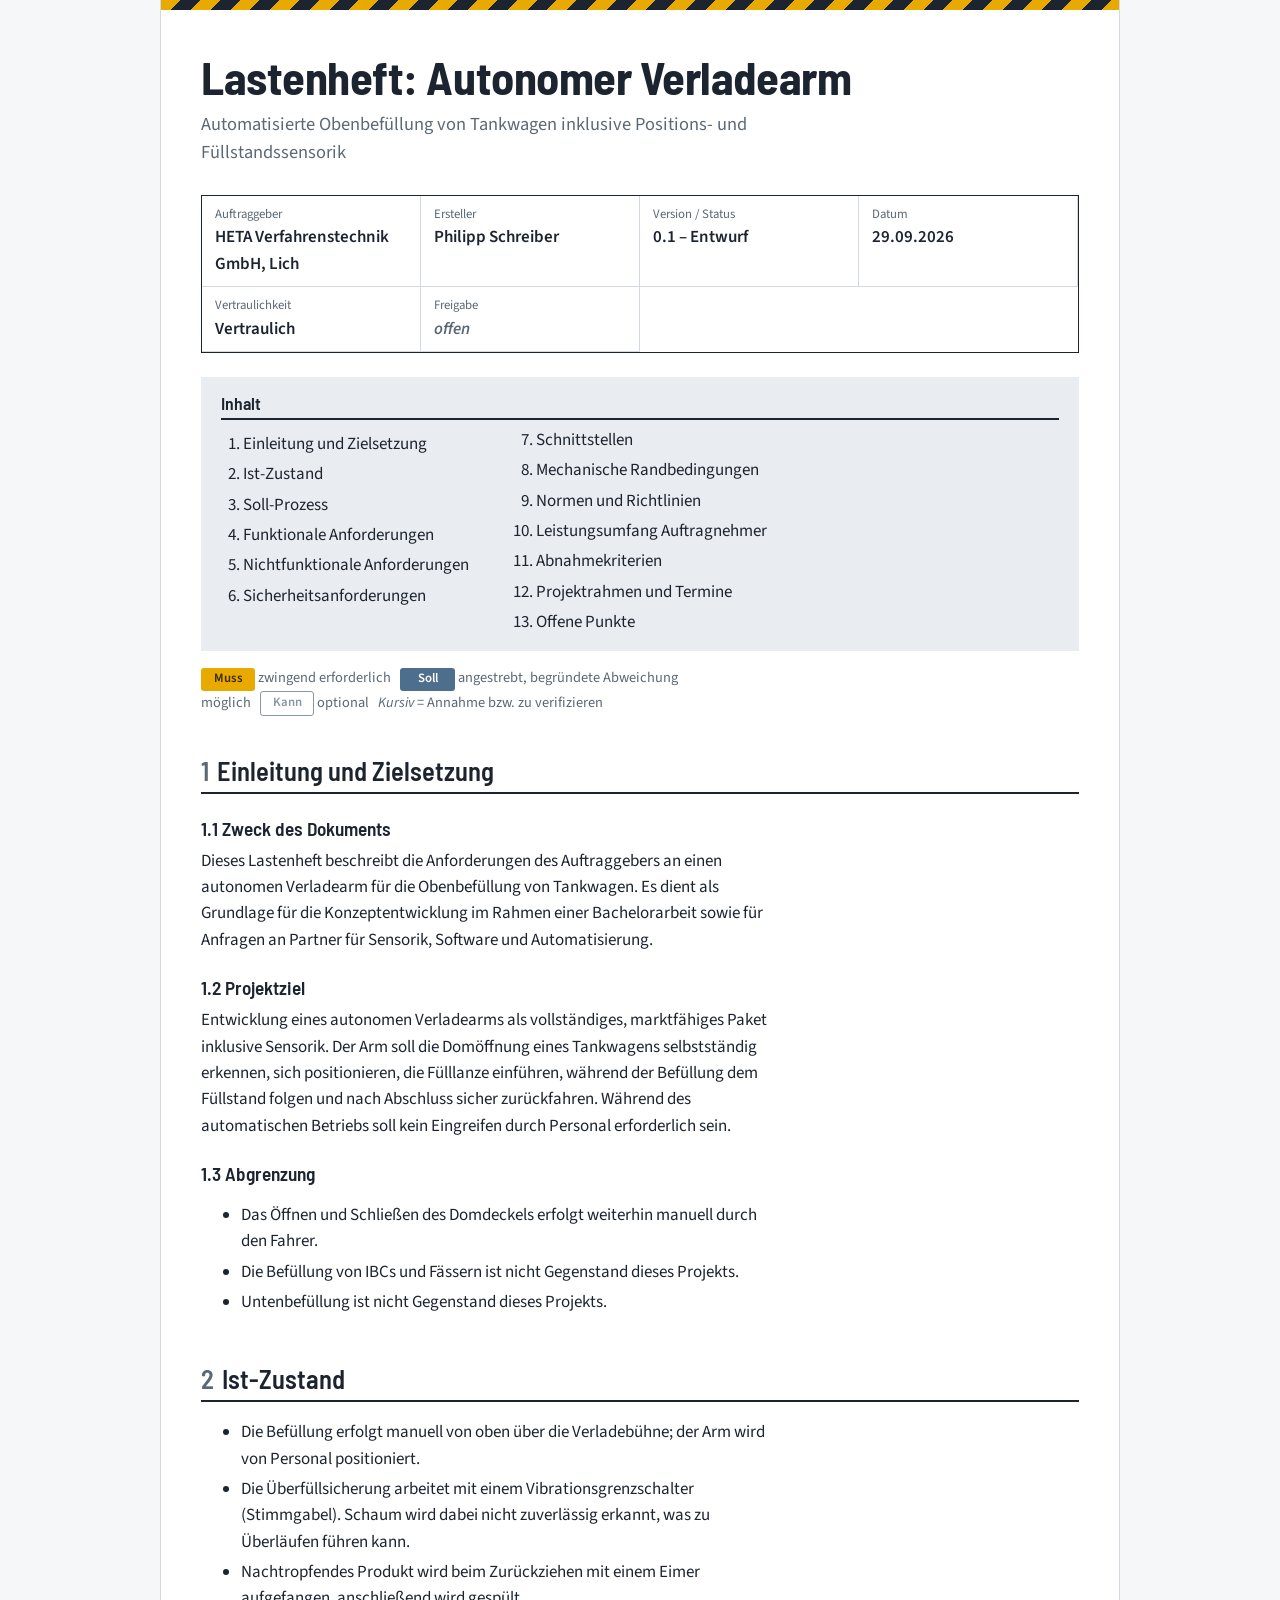
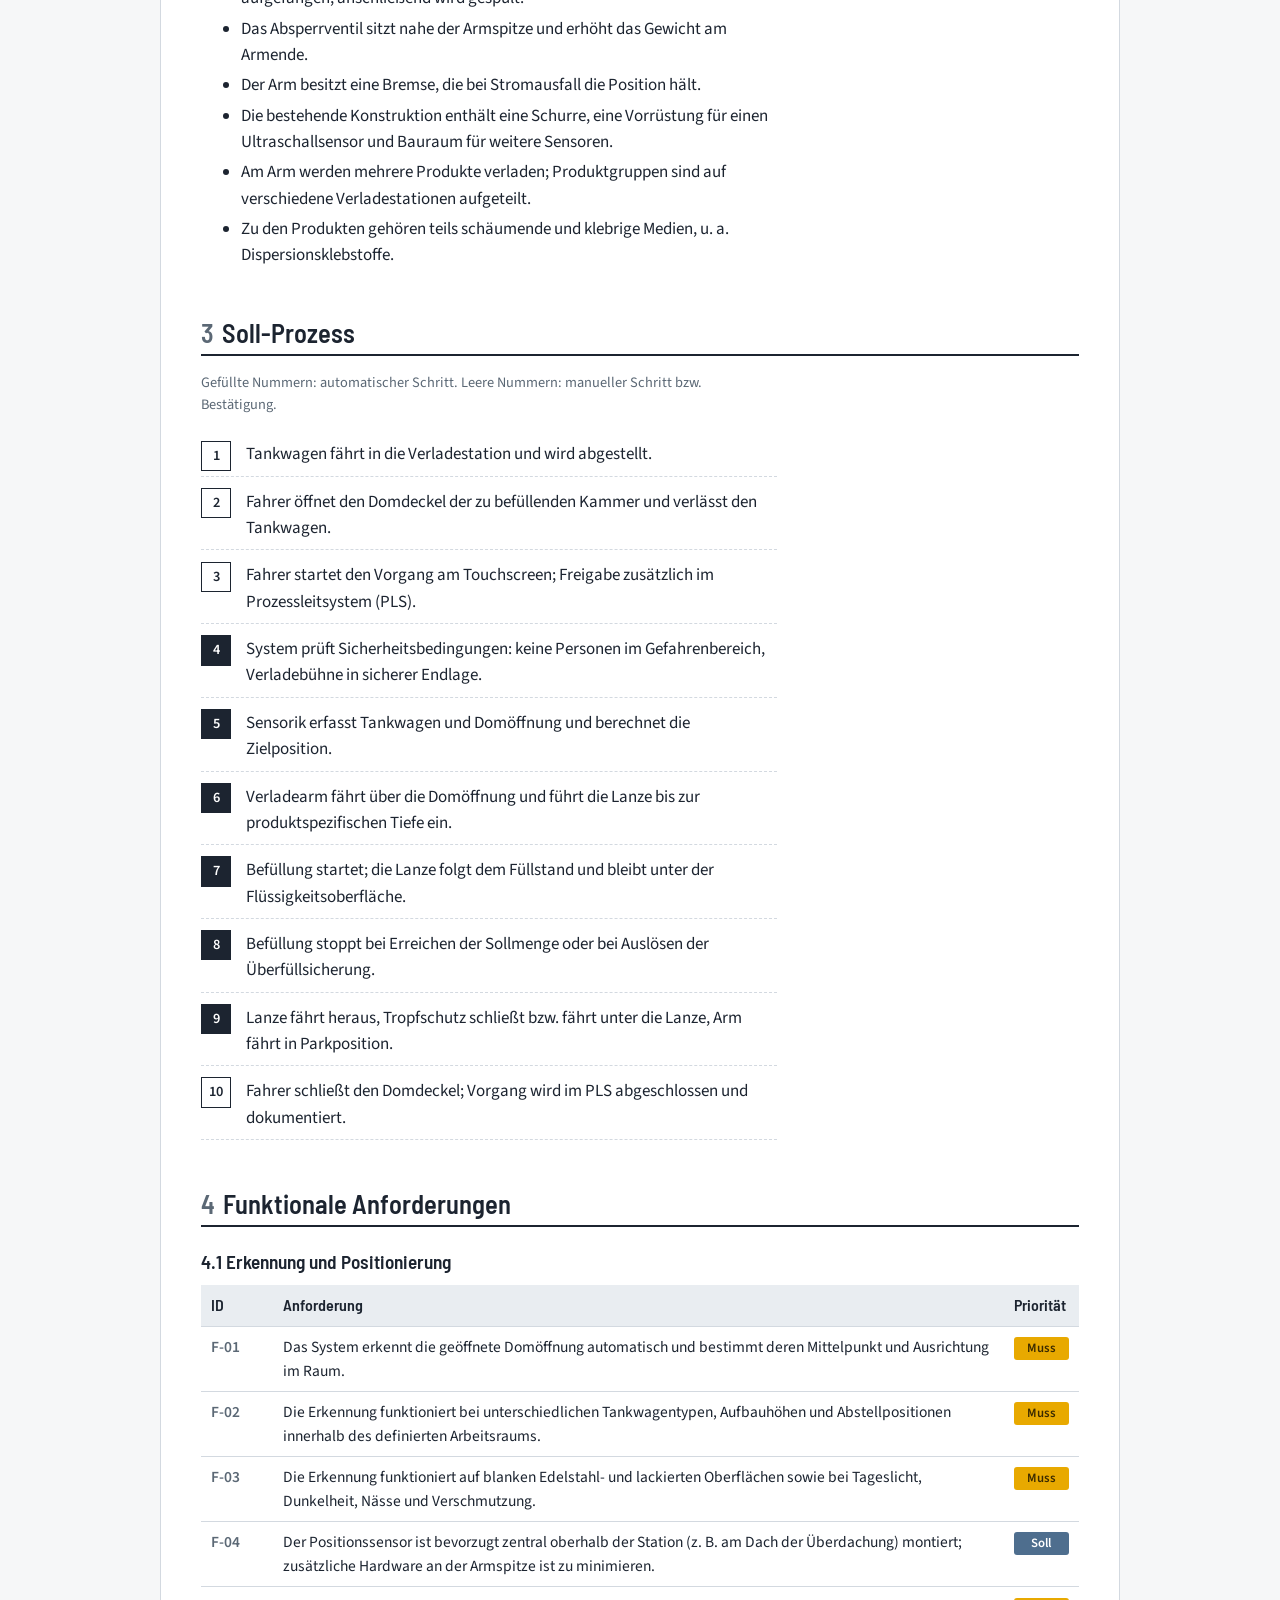
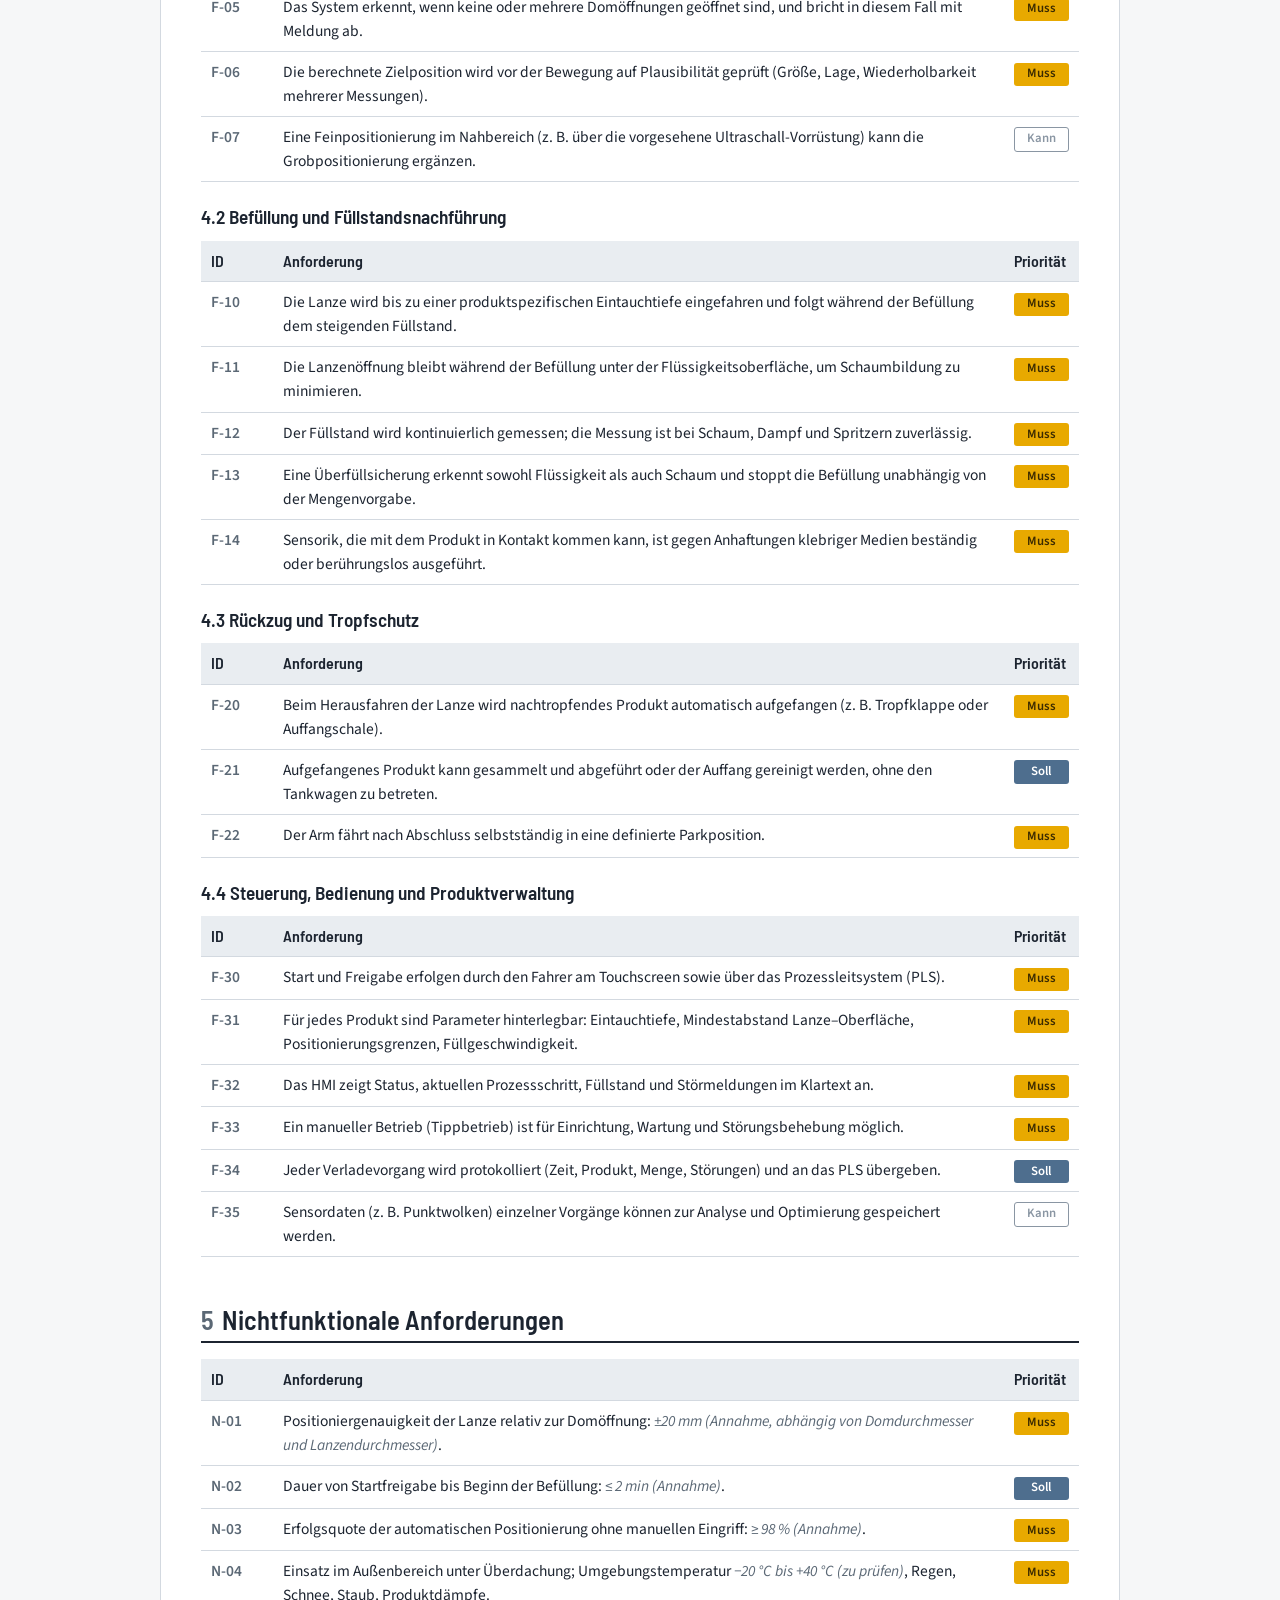
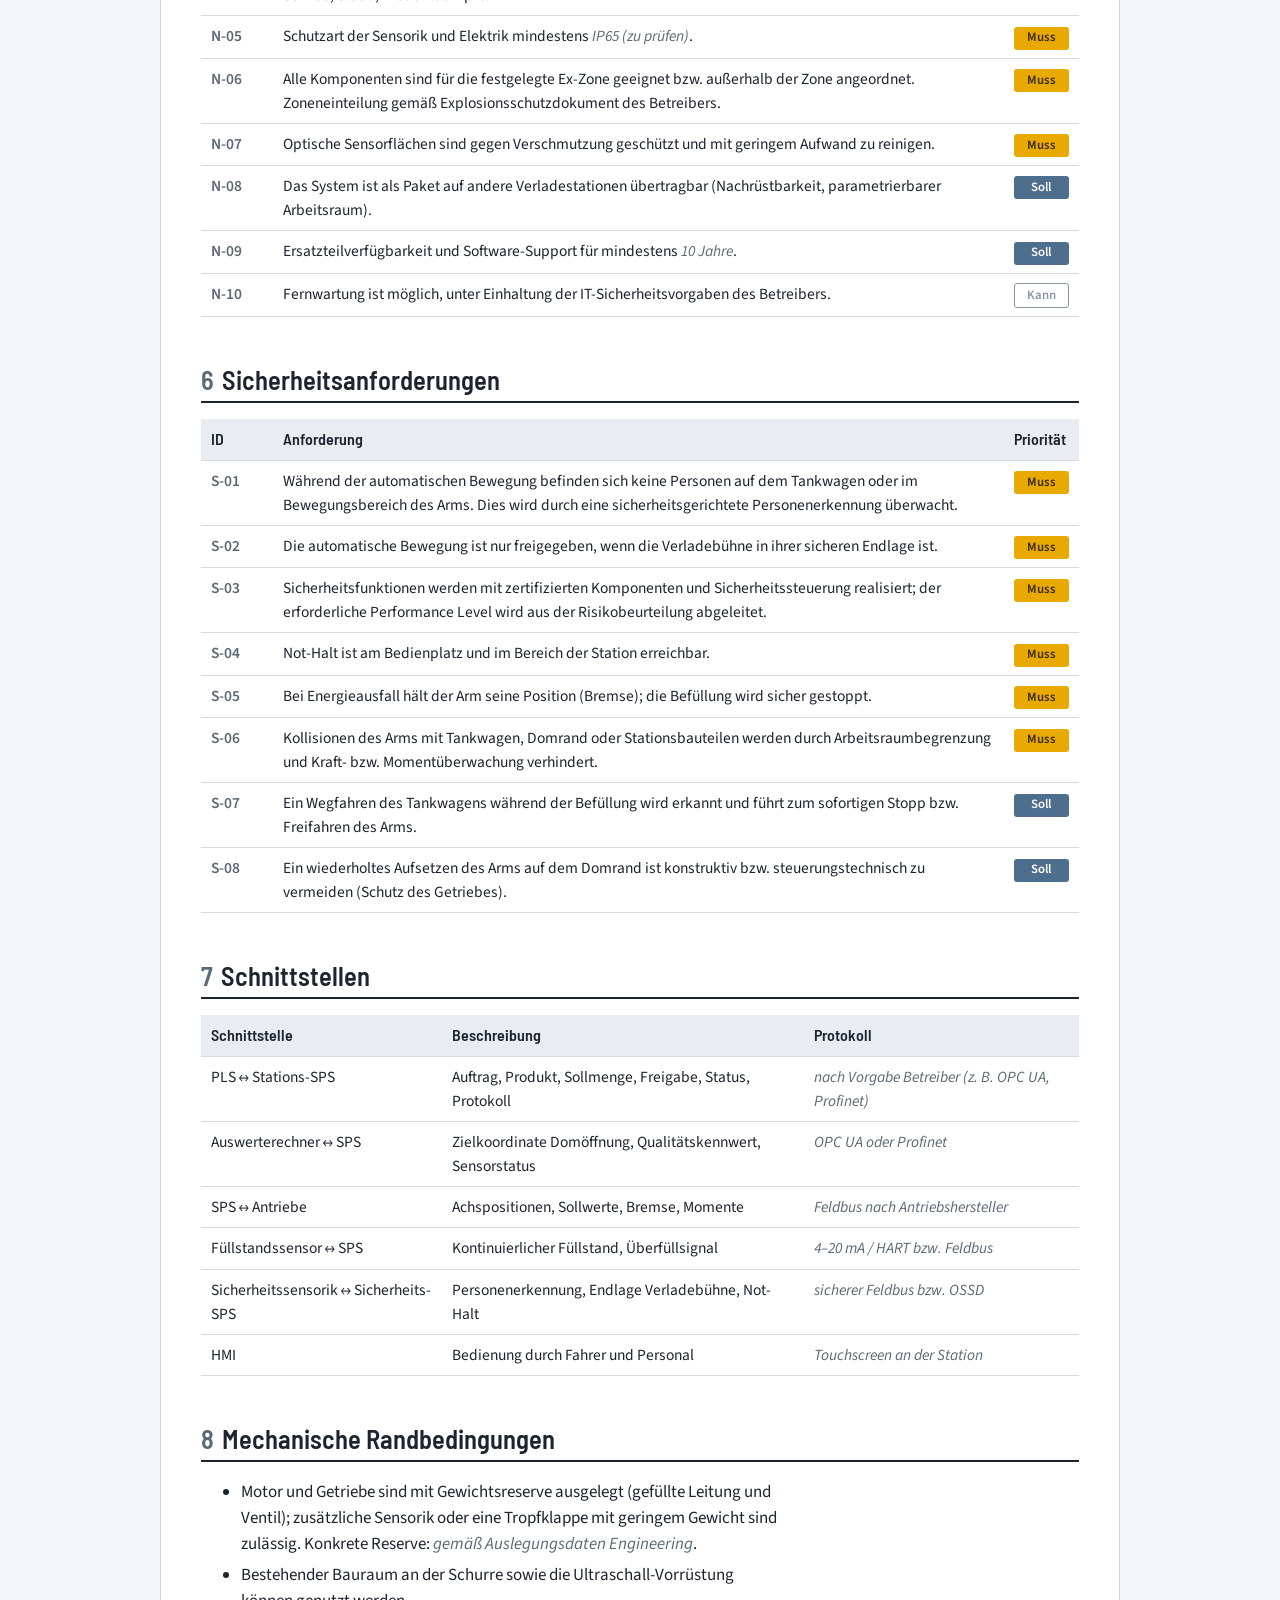
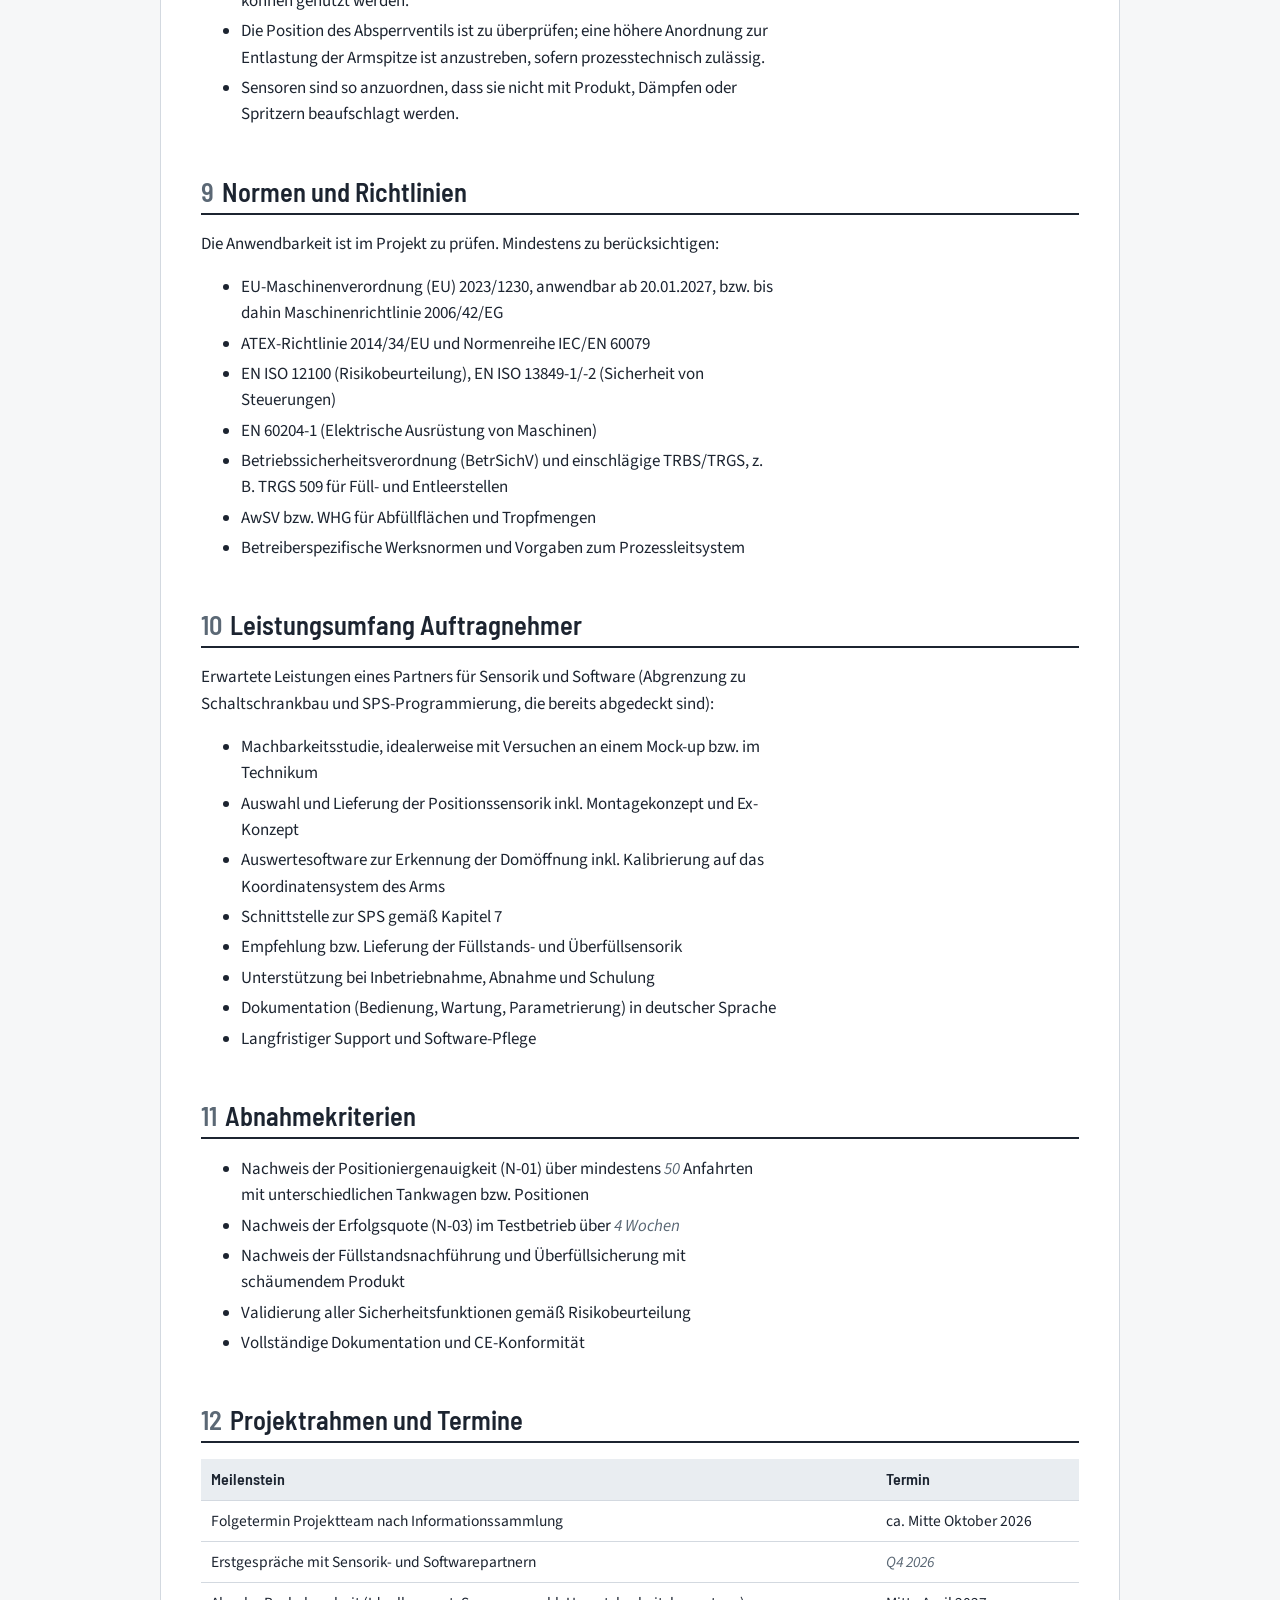
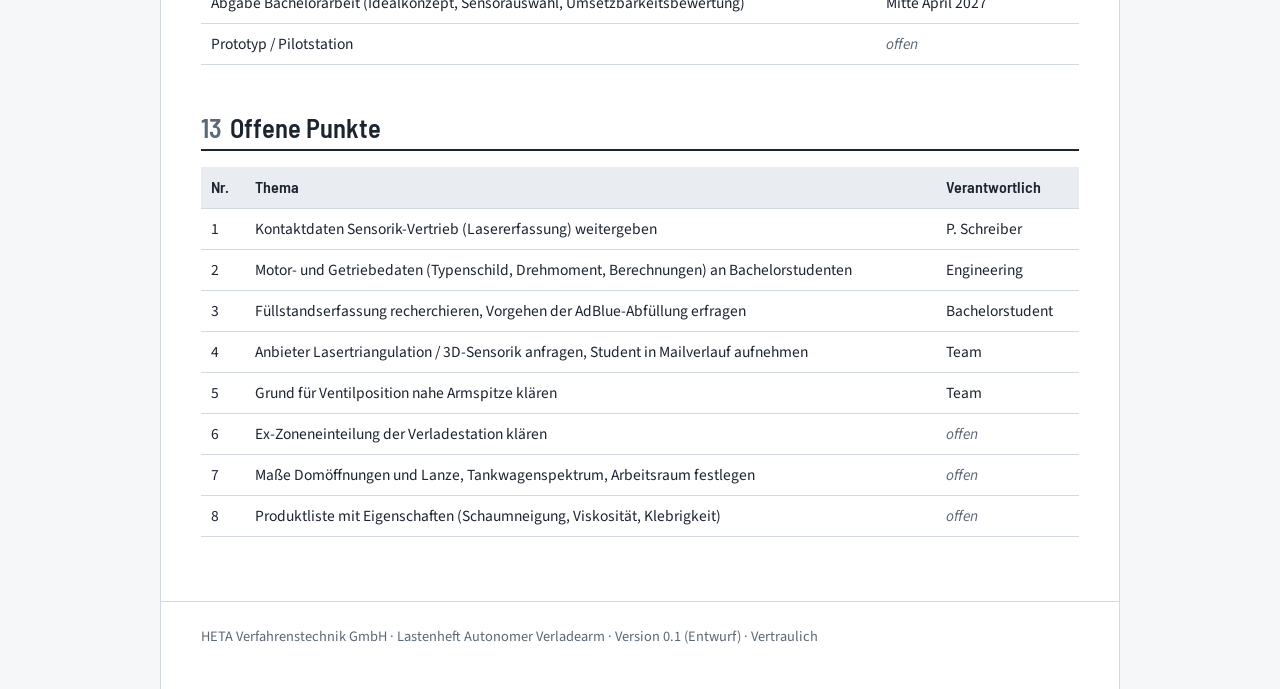
<file: docs/lastenheft.html>
<!DOCTYPE html>
<html lang="de">
<head>
<meta charset="utf-8">
<meta name="viewport" content="width=device-width, initial-scale=1, viewport-fit=cover">
<title>Lastenheft – Autonomer Verladearm für Tankwagen-Obenbefüllung</title>
<link rel="preconnect" href="https://fonts.googleapis.com">
<link rel="preconnect" href="https://fonts.gstatic.com" crossorigin>
<link href="https://fonts.googleapis.com/css2?family=Barlow+Semi+Condensed:wght@500;600;700&family=Source+Sans+3:ital,wght@0,400;0,600;1,400&display=swap" rel="stylesheet">
<style>
:root{
  --bg:#F6F7F8; --paper:#FFFFFF; --ink:#1C2430; --muted:#5B6875; --rule:#D3D9E0;
  --head:#E9EDF1; --signal:#E8A900; --signal-ink:#3A2A00; --soll:#4E6E8E; --kann:#8A96A3;
  box-sizing:border-box;
  padding-top:env(safe-area-inset-top,0px); padding-bottom:env(safe-area-inset-bottom,0px);
}
@media (prefers-color-scheme:dark){
  :root:not([data-theme="light"]){
    --bg:#11161C; --paper:#171D24; --ink:#E4E8EC; --muted:#9AA6B2; --rule:#2E3844;
    --head:#1F2730; --signal:#F2B705; --signal-ink:#1A1300; --soll:#7FA3C7; --kann:#6F7B88;
  }
}
:root[data-theme="dark"]{
  --bg:#11161C; --paper:#171D24; --ink:#E4E8EC; --muted:#9AA6B2; --rule:#2E3844;
  --head:#1F2730; --signal:#F2B705; --signal-ink:#1A1300; --soll:#7FA3C7; --kann:#6F7B88;
}
*,*::before,*::after{box-sizing:inherit}
html{scroll-padding-top:env(safe-area-inset-top,0px)}
body{margin:0;background:var(--bg);color:var(--ink);
  font-family:"Source Sans 3","Segoe UI",Roboto,Helvetica,Arial,sans-serif;
  font-size:1.0625rem;line-height:1.55}
.doc{max-width:60rem;margin:0 auto;background:var(--paper);min-height:100vh;
  border-left:1px solid var(--rule);border-right:1px solid var(--rule)}
.stripe{height:10px;background:repeating-linear-gradient(135deg,var(--signal) 0 14px,var(--ink) 14px 28px)}
header{padding:2.5rem 2.5rem 1.5rem}
h1,h2,h3{font-family:"Barlow Semi Condensed","Arial Narrow",Arial,sans-serif;line-height:1.15;margin:0}
h1{font-size:clamp(2rem,5vw,2.9rem);font-weight:700;letter-spacing:-.01em}
.sub{color:var(--muted);font-size:1.15rem;margin:.4rem 0 1.75rem}
.titleblock{display:grid;grid-template-columns:repeat(auto-fit,minmax(11rem,1fr));
  border:1.5px solid var(--ink)}
.titleblock div{padding:.55rem .8rem;border-right:1px solid var(--rule);border-bottom:1px solid var(--rule)}
.titleblock small{display:block;color:var(--muted);font-size:.8rem}
.titleblock b{font-weight:600}
nav.toc{margin:0 2.5rem 1rem;padding:1rem 1.25rem;background:var(--head)}
nav.toc h2{font-size:1.1rem;margin-bottom:.4rem}
nav.toc ol{margin:0;padding-left:1.4rem;columns:2 16rem;column-gap:2rem}
nav.toc a{color:var(--ink);text-decoration:none}
nav.toc a:hover,nav.toc a:focus-visible{text-decoration:underline}
main{padding:0 2.5rem 3rem}
section{padding-top:2rem}
h2{font-size:1.65rem;font-weight:600;padding-bottom:.35rem;border-bottom:2px solid var(--ink);margin-bottom:1rem}
h2 .n{color:var(--muted);margin-right:.5rem}
h3{font-size:1.2rem;font-weight:600;margin:1.5rem 0 .5rem}
p{margin:.5rem 0;max-width:72ch}
ul,ol{max-width:72ch}
li{margin:.25rem 0}
.note{border-left:4px solid var(--signal);background:var(--head);padding:.75rem 1rem;margin:1rem 0;max-width:72ch}
.tw{overflow-x:auto;margin:.75rem 0 1rem}
table{border-collapse:collapse;width:100%;min-width:34rem;font-size:.97rem}
th,td{text-align:left;vertical-align:top;padding:.5rem .65rem;border-bottom:1px solid var(--rule)}
th{background:var(--head);font-family:"Barlow Semi Condensed","Arial Narrow",Arial,sans-serif;font-weight:600;font-size:1rem}
td.id{white-space:nowrap;font-weight:600;color:var(--muted);width:4.5rem}
td.p{width:4.5rem}
.tag{display:inline-block;min-width:3.4rem;text-align:center;font-size:.8rem;font-weight:600;padding:.1rem .4rem;border-radius:3px}
.m{background:var(--signal);color:var(--signal-ink)}
.s{background:var(--soll);color:#fff}
.k{background:transparent;color:var(--kann);border:1px solid var(--kann)}
.tbd{color:var(--muted);font-style:italic}
ol.flow{counter-reset:f;list-style:none;padding:0}
ol.flow li{counter-increment:f;position:relative;padding:.5rem 0 .5rem 2.8rem;border-bottom:1px dashed var(--rule)}
ol.flow li::before{content:counter(f);position:absolute;left:0;top:.45rem;width:1.9rem;height:1.9rem;
  border:1.5px solid var(--ink);display:grid;place-items:center;font-weight:600;font-size:.9rem}
ol.flow li.auto::before{background:var(--ink);color:var(--paper)}
.legend{font-size:.9rem;color:var(--muted)}
footer{padding:1.5rem 2.5rem 2.5rem;color:var(--muted);font-size:.9rem;border-top:1px solid var(--rule)}
:focus-visible{outline:2px solid var(--signal);outline-offset:2px}
@media (max-width:600px){header,main,footer{padding-left:1.1rem;padding-right:1.1rem}nav.toc{margin:0 1.1rem 1rem}}
@media print{body{background:#fff}.doc{border:0}nav.toc{break-after:page}section{break-inside:auto}tr{break-inside:avoid}}
</style>
</head>
<body>
<div class="doc">
<div class="stripe" aria-hidden="true"></div>
<header>
  <h1>Lastenheft: Autonomer Verladearm</h1>
  <p class="sub">Automatisierte Obenbefüllung von Tankwagen inklusive Positions- und Füllstandssensorik</p>
  <div class="titleblock">
    <div><small>Auftraggeber</small><b>HETA Verfahrenstechnik GmbH, Lich</b></div>
    <div><small>Ersteller</small><b>Philipp Schreiber</b></div>
    <div><small>Version / Status</small><b>0.1 – Entwurf</b></div>
    <div><small>Datum</small><b>29.09.2026</b></div>
    <div><small>Vertraulichkeit</small><b>Vertraulich</b></div>
    <div><small>Freigabe</small><b class="tbd">offen</b></div>
  </div>
</header>

<nav class="toc" aria-label="Inhalt">
  <h2>Inhalt</h2>
  <ol>
    <li><a href="#s1">Einleitung und Zielsetzung</a></li>
    <li><a href="#s2">Ist-Zustand</a></li>
    <li><a href="#s3">Soll-Prozess</a></li>
    <li><a href="#s4">Funktionale Anforderungen</a></li>
    <li><a href="#s5">Nichtfunktionale Anforderungen</a></li>
    <li><a href="#s6">Sicherheitsanforderungen</a></li>
    <li><a href="#s7">Schnittstellen</a></li>
    <li><a href="#s8">Mechanische Randbedingungen</a></li>
    <li><a href="#s9">Normen und Richtlinien</a></li>
    <li><a href="#s10">Leistungsumfang Auftragnehmer</a></li>
    <li><a href="#s11">Abnahmekriterien</a></li>
    <li><a href="#s12">Projektrahmen und Termine</a></li>
    <li><a href="#s13">Offene Punkte</a></li>
  </ol>
</nav>

<main>
<p class="legend"><span class="tag m">Muss</span> zwingend erforderlich &nbsp; <span class="tag s">Soll</span> angestrebt, begründete Abweichung möglich &nbsp; <span class="tag k">Kann</span> optional &nbsp; <span class="tbd">Kursiv</span> = Annahme bzw. zu verifizieren</p>

<section id="s1">
<h2><span class="n">1</span>Einleitung und Zielsetzung</h2>
<h3>1.1 Zweck des Dokuments</h3>
<p>Dieses Lastenheft beschreibt die Anforderungen des Auftraggebers an einen autonomen Verladearm für die Obenbefüllung von Tankwagen. Es dient als Grundlage für die Konzeptentwicklung im Rahmen einer Bachelorarbeit sowie für Anfragen an Partner für Sensorik, Software und Automatisierung.</p>
<h3>1.2 Projektziel</h3>
<p>Entwicklung eines autonomen Verladearms als vollständiges, marktfähiges Paket inklusive Sensorik. Der Arm soll die Domöffnung eines Tankwagens selbstständig erkennen, sich positionieren, die Fülllanze einführen, während der Befüllung dem Füllstand folgen und nach Abschluss sicher zurückfahren. Während des automatischen Betriebs soll kein Eingreifen durch Personal erforderlich sein.</p>
<h3>1.3 Abgrenzung</h3>
<ul>
  <li>Das Öffnen und Schließen des Domdeckels erfolgt weiterhin manuell durch den Fahrer.</li>
  <li>Die Befüllung von IBCs und Fässern ist nicht Gegenstand dieses Projekts.</li>
  <li>Untenbefüllung ist nicht Gegenstand dieses Projekts.</li>
</ul>
</section>

<section id="s2">
<h2><span class="n">2</span>Ist-Zustand</h2>
<ul>
  <li>Die Befüllung erfolgt manuell von oben über die Verladebühne; der Arm wird von Personal positioniert.</li>
  <li>Die Überfüllsicherung arbeitet mit einem Vibrationsgrenzschalter (Stimmgabel). Schaum wird dabei nicht zuverlässig erkannt, was zu Überläufen führen kann.</li>
  <li>Nachtropfendes Produkt wird beim Zurückziehen mit einem Eimer aufgefangen, anschließend wird gespült.</li>
  <li>Das Absperrventil sitzt nahe der Armspitze und erhöht das Gewicht am Armende.</li>
  <li>Der Arm besitzt eine Bremse, die bei Stromausfall die Position hält.</li>
  <li>Die bestehende Konstruktion enthält eine Schurre, eine Vorrüstung für einen Ultraschallsensor und Bauraum für weitere Sensoren.</li>
  <li>Am Arm werden mehrere Produkte verladen; Produktgruppen sind auf verschiedene Verladestationen aufgeteilt.</li>
  <li>Zu den Produkten gehören teils schäumende und klebrige Medien, u. a. Dispersionsklebstoffe.</li>
</ul>
</section>

<section id="s3">
<h2><span class="n">3</span>Soll-Prozess</h2>
<p class="legend">Gefüllte Nummern: automatischer Schritt. Leere Nummern: manueller Schritt bzw. Bestätigung.</p>
<ol class="flow">
  <li>Tankwagen fährt in die Verladestation und wird abgestellt.</li>
  <li>Fahrer öffnet den Domdeckel der zu befüllenden Kammer und verlässt den Tankwagen.</li>
  <li>Fahrer startet den Vorgang am Touchscreen; Freigabe zusätzlich im Prozessleitsystem (PLS).</li>
  <li class="auto">System prüft Sicherheitsbedingungen: keine Personen im Gefahrenbereich, Verladebühne in sicherer Endlage.</li>
  <li class="auto">Sensorik erfasst Tankwagen und Domöffnung und berechnet die Zielposition.</li>
  <li class="auto">Verladearm fährt über die Domöffnung und führt die Lanze bis zur produktspezifischen Tiefe ein.</li>
  <li class="auto">Befüllung startet; die Lanze folgt dem Füllstand und bleibt unter der Flüssigkeitsoberfläche.</li>
  <li class="auto">Befüllung stoppt bei Erreichen der Sollmenge oder bei Auslösen der Überfüllsicherung.</li>
  <li class="auto">Lanze fährt heraus, Tropfschutz schließt bzw. fährt unter die Lanze, Arm fährt in Parkposition.</li>
  <li>Fahrer schließt den Domdeckel; Vorgang wird im PLS abgeschlossen und dokumentiert.</li>
</ol>
</section>

<section id="s4">
<h2><span class="n">4</span>Funktionale Anforderungen</h2>
<h3>4.1 Erkennung und Positionierung</h3>
<div class="tw"><table>
<thead><tr><th>ID</th><th>Anforderung</th><th>Priorität</th></tr></thead>
<tbody>
<tr><td class="id">F-01</td><td>Das System erkennt die geöffnete Domöffnung automatisch und bestimmt deren Mittelpunkt und Ausrichtung im Raum.</td><td class="p"><span class="tag m">Muss</span></td></tr>
<tr><td class="id">F-02</td><td>Die Erkennung funktioniert bei unterschiedlichen Tankwagentypen, Aufbauhöhen und Abstellpositionen innerhalb des definierten Arbeitsraums.</td><td class="p"><span class="tag m">Muss</span></td></tr>
<tr><td class="id">F-03</td><td>Die Erkennung funktioniert auf blanken Edelstahl- und lackierten Oberflächen sowie bei Tageslicht, Dunkelheit, Nässe und Verschmutzung.</td><td class="p"><span class="tag m">Muss</span></td></tr>
<tr><td class="id">F-04</td><td>Der Positionssensor ist bevorzugt zentral oberhalb der Station (z. B. am Dach der Überdachung) montiert; zusätzliche Hardware an der Armspitze ist zu minimieren.</td><td class="p"><span class="tag s">Soll</span></td></tr>
<tr><td class="id">F-05</td><td>Das System erkennt, wenn keine oder mehrere Domöffnungen geöffnet sind, und bricht in diesem Fall mit Meldung ab.</td><td class="p"><span class="tag m">Muss</span></td></tr>
<tr><td class="id">F-06</td><td>Die berechnete Zielposition wird vor der Bewegung auf Plausibilität geprüft (Größe, Lage, Wiederholbarkeit mehrerer Messungen).</td><td class="p"><span class="tag m">Muss</span></td></tr>
<tr><td class="id">F-07</td><td>Eine Feinpositionierung im Nahbereich (z. B. über die vorgesehene Ultraschall-Vorrüstung) kann die Grobpositionierung ergänzen.</td><td class="p"><span class="tag k">Kann</span></td></tr>
</tbody></table></div>

<h3>4.2 Befüllung und Füllstandsnachführung</h3>
<div class="tw"><table>
<thead><tr><th>ID</th><th>Anforderung</th><th>Priorität</th></tr></thead>
<tbody>
<tr><td class="id">F-10</td><td>Die Lanze wird bis zu einer produktspezifischen Eintauchtiefe eingefahren und folgt während der Befüllung dem steigenden Füllstand.</td><td class="p"><span class="tag m">Muss</span></td></tr>
<tr><td class="id">F-11</td><td>Die Lanzenöffnung bleibt während der Befüllung unter der Flüssigkeitsoberfläche, um Schaumbildung zu minimieren.</td><td class="p"><span class="tag m">Muss</span></td></tr>
<tr><td class="id">F-12</td><td>Der Füllstand wird kontinuierlich gemessen; die Messung ist bei Schaum, Dampf und Spritzern zuverlässig.</td><td class="p"><span class="tag m">Muss</span></td></tr>
<tr><td class="id">F-13</td><td>Eine Überfüllsicherung erkennt sowohl Flüssigkeit als auch Schaum und stoppt die Befüllung unabhängig von der Mengenvorgabe.</td><td class="p"><span class="tag m">Muss</span></td></tr>
<tr><td class="id">F-14</td><td>Sensorik, die mit dem Produkt in Kontakt kommen kann, ist gegen Anhaftungen klebriger Medien beständig oder berührungslos ausgeführt.</td><td class="p"><span class="tag m">Muss</span></td></tr>
</tbody></table></div>

<h3>4.3 Rückzug und Tropfschutz</h3>
<div class="tw"><table>
<thead><tr><th>ID</th><th>Anforderung</th><th>Priorität</th></tr></thead>
<tbody>
<tr><td class="id">F-20</td><td>Beim Herausfahren der Lanze wird nachtropfendes Produkt automatisch aufgefangen (z. B. Tropfklappe oder Auffangschale).</td><td class="p"><span class="tag m">Muss</span></td></tr>
<tr><td class="id">F-21</td><td>Aufgefangenes Produkt kann gesammelt und abgeführt oder der Auffang gereinigt werden, ohne den Tankwagen zu betreten.</td><td class="p"><span class="tag s">Soll</span></td></tr>
<tr><td class="id">F-22</td><td>Der Arm fährt nach Abschluss selbstständig in eine definierte Parkposition.</td><td class="p"><span class="tag m">Muss</span></td></tr>
</tbody></table></div>

<h3>4.4 Steuerung, Bedienung und Produktverwaltung</h3>
<div class="tw"><table>
<thead><tr><th>ID</th><th>Anforderung</th><th>Priorität</th></tr></thead>
<tbody>
<tr><td class="id">F-30</td><td>Start und Freigabe erfolgen durch den Fahrer am Touchscreen sowie über das Prozessleitsystem (PLS).</td><td class="p"><span class="tag m">Muss</span></td></tr>
<tr><td class="id">F-31</td><td>Für jedes Produkt sind Parameter hinterlegbar: Eintauchtiefe, Mindestabstand Lanze–Oberfläche, Positionierungsgrenzen, Füllgeschwindigkeit.</td><td class="p"><span class="tag m">Muss</span></td></tr>
<tr><td class="id">F-32</td><td>Das HMI zeigt Status, aktuellen Prozessschritt, Füllstand und Störmeldungen im Klartext an.</td><td class="p"><span class="tag m">Muss</span></td></tr>
<tr><td class="id">F-33</td><td>Ein manueller Betrieb (Tippbetrieb) ist für Einrichtung, Wartung und Störungsbehebung möglich.</td><td class="p"><span class="tag m">Muss</span></td></tr>
<tr><td class="id">F-34</td><td>Jeder Verladevorgang wird protokolliert (Zeit, Produkt, Menge, Störungen) und an das PLS übergeben.</td><td class="p"><span class="tag s">Soll</span></td></tr>
<tr><td class="id">F-35</td><td>Sensordaten (z. B. Punktwolken) einzelner Vorgänge können zur Analyse und Optimierung gespeichert werden.</td><td class="p"><span class="tag k">Kann</span></td></tr>
</tbody></table></div>
</section>

<section id="s5">
<h2><span class="n">5</span>Nichtfunktionale Anforderungen</h2>
<div class="tw"><table>
<thead><tr><th>ID</th><th>Anforderung</th><th>Priorität</th></tr></thead>
<tbody>
<tr><td class="id">N-01</td><td>Positioniergenauigkeit der Lanze relativ zur Domöffnung: <span class="tbd">±20 mm (Annahme, abhängig von Domdurchmesser und Lanzendurchmesser)</span>.</td><td class="p"><span class="tag m">Muss</span></td></tr>
<tr><td class="id">N-02</td><td>Dauer von Startfreigabe bis Beginn der Befüllung: <span class="tbd">≤ 2 min (Annahme)</span>.</td><td class="p"><span class="tag s">Soll</span></td></tr>
<tr><td class="id">N-03</td><td>Erfolgsquote der automatischen Positionierung ohne manuellen Eingriff: <span class="tbd">≥ 98 % (Annahme)</span>.</td><td class="p"><span class="tag m">Muss</span></td></tr>
<tr><td class="id">N-04</td><td>Einsatz im Außenbereich unter Überdachung; Umgebungstemperatur <span class="tbd">−20 °C bis +40 °C (zu prüfen)</span>, Regen, Schnee, Staub, Produktdämpfe.</td><td class="p"><span class="tag m">Muss</span></td></tr>
<tr><td class="id">N-05</td><td>Schutzart der Sensorik und Elektrik mindestens <span class="tbd">IP65 (zu prüfen)</span>.</td><td class="p"><span class="tag m">Muss</span></td></tr>
<tr><td class="id">N-06</td><td>Alle Komponenten sind für die festgelegte Ex-Zone geeignet bzw. außerhalb der Zone angeordnet. Zoneneinteilung gemäß Explosionsschutzdokument des Betreibers.</td><td class="p"><span class="tag m">Muss</span></td></tr>
<tr><td class="id">N-07</td><td>Optische Sensorflächen sind gegen Verschmutzung geschützt und mit geringem Aufwand zu reinigen.</td><td class="p"><span class="tag m">Muss</span></td></tr>
<tr><td class="id">N-08</td><td>Das System ist als Paket auf andere Verladestationen übertragbar (Nachrüstbarkeit, parametrierbarer Arbeitsraum).</td><td class="p"><span class="tag s">Soll</span></td></tr>
<tr><td class="id">N-09</td><td>Ersatzteilverfügbarkeit und Software-Support für mindestens <span class="tbd">10 Jahre</span>.</td><td class="p"><span class="tag s">Soll</span></td></tr>
<tr><td class="id">N-10</td><td>Fernwartung ist möglich, unter Einhaltung der IT-Sicherheitsvorgaben des Betreibers.</td><td class="p"><span class="tag k">Kann</span></td></tr>
</tbody></table></div>
</section>

<section id="s6">
<h2><span class="n">6</span>Sicherheitsanforderungen</h2>
<div class="tw"><table>
<thead><tr><th>ID</th><th>Anforderung</th><th>Priorität</th></tr></thead>
<tbody>
<tr><td class="id">S-01</td><td>Während der automatischen Bewegung befinden sich keine Personen auf dem Tankwagen oder im Bewegungsbereich des Arms. Dies wird durch eine sicherheitsgerichtete Personenerkennung überwacht.</td><td class="p"><span class="tag m">Muss</span></td></tr>
<tr><td class="id">S-02</td><td>Die automatische Bewegung ist nur freigegeben, wenn die Verladebühne in ihrer sicheren Endlage ist.</td><td class="p"><span class="tag m">Muss</span></td></tr>
<tr><td class="id">S-03</td><td>Sicherheitsfunktionen werden mit zertifizierten Komponenten und Sicherheitssteuerung realisiert; der erforderliche Performance Level wird aus der Risikobeurteilung abgeleitet.</td><td class="p"><span class="tag m">Muss</span></td></tr>
<tr><td class="id">S-04</td><td>Not-Halt ist am Bedienplatz und im Bereich der Station erreichbar.</td><td class="p"><span class="tag m">Muss</span></td></tr>
<tr><td class="id">S-05</td><td>Bei Energieausfall hält der Arm seine Position (Bremse); die Befüllung wird sicher gestoppt.</td><td class="p"><span class="tag m">Muss</span></td></tr>
<tr><td class="id">S-06</td><td>Kollisionen des Arms mit Tankwagen, Domrand oder Stationsbauteilen werden durch Arbeitsraumbegrenzung und Kraft- bzw. Momentüberwachung verhindert.</td><td class="p"><span class="tag m">Muss</span></td></tr>
<tr><td class="id">S-07</td><td>Ein Wegfahren des Tankwagens während der Befüllung wird erkannt und führt zum sofortigen Stopp bzw. Freifahren des Arms.</td><td class="p"><span class="tag s">Soll</span></td></tr>
<tr><td class="id">S-08</td><td>Ein wiederholtes Aufsetzen des Arms auf dem Domrand ist konstruktiv bzw. steuerungstechnisch zu vermeiden (Schutz des Getriebes).</td><td class="p"><span class="tag s">Soll</span></td></tr>
</tbody></table></div>
</section>

<section id="s7">
<h2><span class="n">7</span>Schnittstellen</h2>
<div class="tw"><table>
<thead><tr><th>Schnittstelle</th><th>Beschreibung</th><th>Protokoll</th></tr></thead>
<tbody>
<tr><td>PLS ↔ Stations-SPS</td><td>Auftrag, Produkt, Sollmenge, Freigabe, Status, Protokoll</td><td class="tbd">nach Vorgabe Betreiber (z. B. OPC UA, Profinet)</td></tr>
<tr><td>Auswerterechner ↔ SPS</td><td>Zielkoordinate Domöffnung, Qualitätskennwert, Sensorstatus</td><td class="tbd">OPC UA oder Profinet</td></tr>
<tr><td>SPS ↔ Antriebe</td><td>Achspositionen, Sollwerte, Bremse, Momente</td><td class="tbd">Feldbus nach Antriebshersteller</td></tr>
<tr><td>Füllstandssensor ↔ SPS</td><td>Kontinuierlicher Füllstand, Überfüllsignal</td><td class="tbd">4–20 mA / HART bzw. Feldbus</td></tr>
<tr><td>Sicherheitssensorik ↔ Sicherheits-SPS</td><td>Personenerkennung, Endlage Verladebühne, Not-Halt</td><td class="tbd">sicherer Feldbus bzw. OSSD</td></tr>
<tr><td>HMI</td><td>Bedienung durch Fahrer und Personal</td><td class="tbd">Touchscreen an der Station</td></tr>
</tbody></table></div>
</section>

<section id="s8">
<h2><span class="n">8</span>Mechanische Randbedingungen</h2>
<ul>
  <li>Motor und Getriebe sind mit Gewichtsreserve ausgelegt (gefüllte Leitung und Ventil); zusätzliche Sensorik oder eine Tropfklappe mit geringem Gewicht sind zulässig. Konkrete Reserve: <span class="tbd">gemäß Auslegungsdaten Engineering</span>.</li>
  <li>Bestehender Bauraum an der Schurre sowie die Ultraschall-Vorrüstung können genutzt werden.</li>
  <li>Die Position des Absperrventils ist zu überprüfen; eine höhere Anordnung zur Entlastung der Armspitze ist anzustreben, sofern prozesstechnisch zulässig.</li>
  <li>Sensoren sind so anzuordnen, dass sie nicht mit Produkt, Dämpfen oder Spritzern beaufschlagt werden.</li>
</ul>
</section>

<section id="s9">
<h2><span class="n">9</span>Normen und Richtlinien</h2>
<p>Die Anwendbarkeit ist im Projekt zu prüfen. Mindestens zu berücksichtigen:</p>
<ul>
  <li>EU-Maschinenverordnung (EU) 2023/1230, anwendbar ab 20.01.2027, bzw. bis dahin Maschinenrichtlinie 2006/42/EG</li>
  <li>ATEX-Richtlinie 2014/34/EU und Normenreihe IEC/EN 60079</li>
  <li>EN ISO 12100 (Risikobeurteilung), EN ISO 13849-1/-2 (Sicherheit von Steuerungen)</li>
  <li>EN 60204-1 (Elektrische Ausrüstung von Maschinen)</li>
  <li>Betriebssicherheitsverordnung (BetrSichV) und einschlägige TRBS/TRGS, z. B. TRGS 509 für Füll- und Entleerstellen</li>
  <li>AwSV bzw. WHG für Abfüllflächen und Tropfmengen</li>
  <li>Betreiberspezifische Werksnormen und Vorgaben zum Prozessleitsystem</li>
</ul>
</section>

<section id="s10">
<h2><span class="n">10</span>Leistungsumfang Auftragnehmer</h2>
<p>Erwartete Leistungen eines Partners für Sensorik und Software (Abgrenzung zu Schaltschrankbau und SPS-Programmierung, die bereits abgedeckt sind):</p>
<ul>
  <li>Machbarkeitsstudie, idealerweise mit Versuchen an einem Mock-up bzw. im Technikum</li>
  <li>Auswahl und Lieferung der Positionssensorik inkl. Montagekonzept und Ex-Konzept</li>
  <li>Auswertesoftware zur Erkennung der Domöffnung inkl. Kalibrierung auf das Koordinatensystem des Arms</li>
  <li>Schnittstelle zur SPS gemäß Kapitel 7</li>
  <li>Empfehlung bzw. Lieferung der Füllstands- und Überfüllsensorik</li>
  <li>Unterstützung bei Inbetriebnahme, Abnahme und Schulung</li>
  <li>Dokumentation (Bedienung, Wartung, Parametrierung) in deutscher Sprache</li>
  <li>Langfristiger Support und Software-Pflege</li>
</ul>
</section>

<section id="s11">
<h2><span class="n">11</span>Abnahmekriterien</h2>
<ul>
  <li>Nachweis der Positioniergenauigkeit (N-01) über mindestens <span class="tbd">50</span> Anfahrten mit unterschiedlichen Tankwagen bzw. Positionen</li>
  <li>Nachweis der Erfolgsquote (N-03) im Testbetrieb über <span class="tbd">4 Wochen</span></li>
  <li>Nachweis der Füllstandsnachführung und Überfüllsicherung mit schäumendem Produkt</li>
  <li>Validierung aller Sicherheitsfunktionen gemäß Risikobeurteilung</li>
  <li>Vollständige Dokumentation und CE-Konformität</li>
</ul>
</section>

<section id="s12">
<h2><span class="n">12</span>Projektrahmen und Termine</h2>
<div class="tw"><table>
<thead><tr><th>Meilenstein</th><th>Termin</th></tr></thead>
<tbody>
<tr><td>Folgetermin Projektteam nach Informationssammlung</td><td>ca. Mitte Oktober 2026</td></tr>
<tr><td>Erstgespräche mit Sensorik- und Softwarepartnern</td><td class="tbd">Q4 2026</td></tr>
<tr><td>Abgabe Bachelorarbeit (Idealkonzept, Sensorauswahl, Umsetzbarkeitsbewertung)</td><td>Mitte April 2027</td></tr>
<tr><td>Prototyp / Pilotstation</td><td class="tbd">offen</td></tr>
</tbody></table></div>
</section>

<section id="s13">
<h2><span class="n">13</span>Offene Punkte</h2>
<div class="tw"><table>
<thead><tr><th>Nr.</th><th>Thema</th><th>Verantwortlich</th></tr></thead>
<tbody>
<tr><td>1</td><td>Kontaktdaten Sensorik-Vertrieb (Lasererfassung) weitergeben</td><td>P. Schreiber</td></tr>
<tr><td>2</td><td>Motor- und Getriebedaten (Typenschild, Drehmoment, Berechnungen) an Bachelorstudenten</td><td>Engineering</td></tr>
<tr><td>3</td><td>Füllstandserfassung recherchieren, Vorgehen der AdBlue-Abfüllung erfragen</td><td>Bachelorstudent</td></tr>
<tr><td>4</td><td>Anbieter Lasertriangulation / 3D-Sensorik anfragen, Student in Mailverlauf aufnehmen</td><td>Team</td></tr>
<tr><td>5</td><td>Grund für Ventilposition nahe Armspitze klären</td><td>Team</td></tr>
<tr><td>6</td><td>Ex-Zoneneinteilung der Verladestation klären</td><td class="tbd">offen</td></tr>
<tr><td>7</td><td>Maße Domöffnungen und Lanze, Tankwagenspektrum, Arbeitsraum festlegen</td><td class="tbd">offen</td></tr>
<tr><td>8</td><td>Produktliste mit Eigenschaften (Schaumneigung, Viskosität, Klebrigkeit)</td><td class="tbd">offen</td></tr>
</tbody></table></div>
</section>
</main>

<footer>HETA Verfahrenstechnik GmbH · Lastenheft Autonomer Verladearm · Version 0.1 (Entwurf) · Vertraulich</footer>
</div>
</body>
</html>
</file>
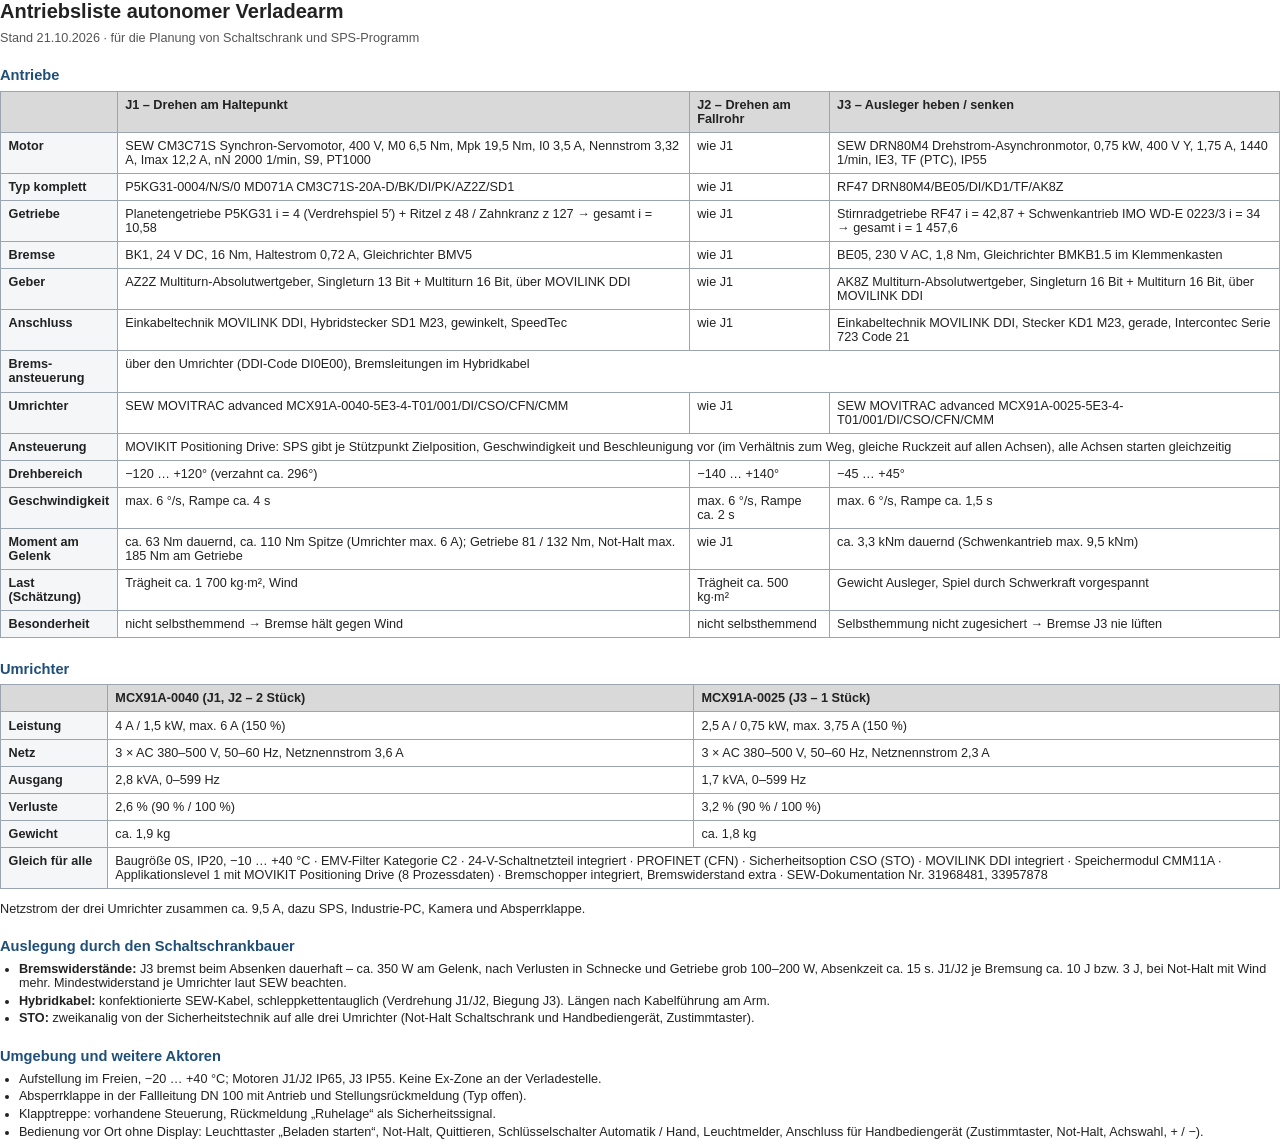
<file: docs/extern/antriebsliste.html>
<!doctype html>
<html lang="de"><head><meta charset="utf-8"><title>Antriebsliste Verladearm</title>
<style>
body{font-family:'Liberation Sans',Arial,sans-serif;font-size:9.5pt;color:#222;margin:0}
h1{font-size:15pt;margin:0 0 2mm}
.sub{color:#555;margin:0 0 5mm}
h2{font-size:11pt;margin:6mm 0 2mm;color:#1F4E79}
table{border-collapse:collapse;width:100%;margin-bottom:3mm}
th,td{border:1px solid #9aa5b1;padding:1.6mm 2mm;vertical-align:top;text-align:left}
th{background:#D9D9D9}
td:first-child{font-weight:bold;width:24mm;background:#f4f6f8}
ul{margin:1mm 0 0 5mm;padding:0}
li{margin-bottom:1mm}
.note{border-left:4px solid #1F4E79;background:#EAF1F8;padding:2mm 3mm;margin:3mm 0}
tr{page-break-inside:avoid}
</style></head><body>
<h1>Antriebsliste autonomer Verladearm</h1>
<p class="sub">Stand 21.10.2026 · für die Planung von Schaltschrank und SPS-Programm</p>

<h2>Antriebe</h2>
<table>
<tr><th></th><th>J1 – Drehen am Haltepunkt</th><th>J2 – Drehen am Fallrohr</th><th>J3 – Ausleger heben / senken</th></tr>
<tr><td>Motor</td><td>SEW CM3C71S Synchron-Servomotor, 400 V, M0 6,5 Nm, Mpk 19,5 Nm, I0 3,5 A, Nennstrom 3,32 A, Imax 12,2 A, nN 2000 1/min, S9, PT1000</td><td>wie J1</td><td>SEW DRN80M4 Drehstrom-Asynchronmotor, 0,75 kW, 400 V Y, 1,75 A, 1440 1/min, IE3, TF (PTC), IP55</td></tr>
<tr><td>Typ komplett</td><td>P5KG31-0004/N/S/0 MD071A CM3C71S-20A-D/BK/DI/PK/AZ2Z/SD1</td><td>wie J1</td><td>RF47 DRN80M4/BE05/DI/KD1/TF/AK8Z</td></tr>
<tr><td>Getriebe</td><td>Planetengetriebe P5KG31 i = 4 (Verdrehspiel 5′) + Ritzel z 48 / Zahnkranz z 127 → gesamt i = 10,58</td><td>wie J1</td><td>Stirnradgetriebe RF47 i = 42,87 + Schwenkantrieb IMO WD-E 0223/3 i = 34 → gesamt i = 1 457,6</td></tr>
<tr><td>Bremse</td><td>BK1, 24 V DC, 16 Nm, Haltestrom 0,72 A, Gleichrichter BMV5</td><td>wie J1</td><td>BE05, 230 V AC, 1,8 Nm, Gleichrichter BMKB1.5 im Klemmenkasten</td></tr>
<tr><td>Geber</td><td>AZ2Z Multiturn-Absolutwertgeber, Singleturn 13 Bit + Multiturn 16 Bit, über MOVILINK DDI</td><td>wie J1</td><td>AK8Z Multiturn-Absolutwertgeber, Singleturn 16 Bit + Multiturn 16 Bit, über MOVILINK DDI</td></tr>
<tr><td>Anschluss</td><td>Einkabeltechnik MOVILINK DDI, Hybridstecker SD1 M23, gewinkelt, SpeedTec</td><td>wie J1</td><td>Einkabeltechnik MOVILINK DDI, Stecker KD1 M23, gerade, Intercontec Serie 723 Code 21</td></tr>
<tr><td>Brems­ansteuerung</td><td colspan="3">über den Umrichter (DDI-Code DI0E00), Bremsleitungen im Hybridkabel</td></tr>
<tr><td>Umrichter</td><td>SEW MOVITRAC advanced MCX91A-0040-5E3-4-T01/001/DI/CSO/CFN/CMM</td><td>wie J1</td><td>SEW MOVITRAC advanced MCX91A-0025-5E3-4-T01/001/DI/CSO/CFN/CMM</td></tr>
<tr><td>Ansteuerung</td><td colspan="3">MOVIKIT Positioning Drive: SPS gibt je Stützpunkt Zielposition, Geschwindigkeit und Beschleunigung vor (im Verhältnis zum Weg, gleiche Ruckzeit auf allen Achsen), alle Achsen starten gleichzeitig</td></tr>
<tr><td>Drehbereich</td><td>−120 … +120° (verzahnt ca. 296°)</td><td>−140 … +140°</td><td>−45 … +45°</td></tr>
<tr><td>Geschwindigkeit</td><td>max. 6 °/s, Rampe ca. 4 s</td><td>max. 6 °/s, Rampe ca. 2 s</td><td>max. 6 °/s, Rampe ca. 1,5 s</td></tr>
<tr><td>Moment am Gelenk</td><td>ca. 63 Nm dauernd, ca. 110 Nm Spitze (Umrichter max. 6 A); Getriebe 81 / 132 Nm, Not-Halt max. 185 Nm am Getriebe</td><td>wie J1</td><td>ca. 3,3 kNm dauernd (Schwenkantrieb max. 9,5 kNm)</td></tr>
<tr><td>Last (Schätzung)</td><td>Trägheit ca. 1 700 kg·m², Wind</td><td>Trägheit ca. 500 kg·m²</td><td>Gewicht Ausleger, Spiel durch Schwerkraft vorgespannt</td></tr>
<tr><td>Besonderheit</td><td>nicht selbsthemmend → Bremse hält gegen Wind</td><td>nicht selbsthemmend</td><td>Selbsthemmung nicht zugesichert → Bremse J3 nie lüften</td></tr>
</table>

<h2>Umrichter</h2>
<table>
<tr><th></th><th>MCX91A-0040 (J1, J2 – 2 Stück)</th><th>MCX91A-0025 (J3 – 1 Stück)</th></tr>
<tr><td>Leistung</td><td>4 A / 1,5 kW, max. 6 A (150 %)</td><td>2,5 A / 0,75 kW, max. 3,75 A (150 %)</td></tr>
<tr><td>Netz</td><td>3 × AC 380–500 V, 50–60 Hz, Netznennstrom 3,6 A</td><td>3 × AC 380–500 V, 50–60 Hz, Netznennstrom 2,3 A</td></tr>
<tr><td>Ausgang</td><td>2,8 kVA, 0–599 Hz</td><td>1,7 kVA, 0–599 Hz</td></tr>
<tr><td>Verluste</td><td>2,6 % (90 % / 100 %)</td><td>3,2 % (90 % / 100 %)</td></tr>
<tr><td>Gewicht</td><td>ca. 1,9 kg</td><td>ca. 1,8 kg</td></tr>
<tr><td>Gleich für alle</td><td colspan="2">Baugröße 0S, IP20, −10 … +40 °C · EMV-Filter Kategorie C2 · 24-V-Schaltnetzteil integriert · PROFINET (CFN) · Sicherheitsoption CSO (STO) · MOVILINK DDI integriert · Speichermodul CMM11A · Applikationslevel 1 mit MOVIKIT Positioning Drive (8 Prozessdaten) · Bremschopper integriert, Bremswiderstand extra · SEW-Dokumentation Nr. 31968481, 33957878</td></tr>
</table>
<p>Netzstrom der drei Umrichter zusammen ca. 9,5 A, dazu SPS, Industrie-PC, Kamera und Absperrklappe.</p>

<h2>Auslegung durch den Schaltschrankbauer</h2>
<ul>
<li><b>Bremswiderstände:</b> J3 bremst beim Absenken dauerhaft – ca. 350 W am Gelenk, nach Verlusten in Schnecke und Getriebe grob 100–200 W, Absenkzeit ca. 15 s. J1/J2 je Bremsung ca. 10 J bzw. 3 J, bei Not-Halt mit Wind mehr. Mindestwiderstand je Umrichter laut SEW beachten.</li>
<li><b>Hybridkabel:</b> konfektionierte SEW-Kabel, schleppkettentauglich (Verdrehung J1/J2, Biegung J3). Längen nach Kabelführung am Arm.</li>
<li><b>STO:</b> zweikanalig von der Sicherheitstechnik auf alle drei Umrichter (Not-Halt Schaltschrank und Handbediengerät, Zustimmtaster).</li>
</ul>

<h2>Umgebung und weitere Aktoren</h2>
<ul>
<li>Aufstellung im Freien, −20 … +40 °C; Motoren J1/J2 IP65, J3 IP55. Keine Ex-Zone an der Verladestelle.</li>
<li>Absperrklappe in der Fallleitung DN 100 mit Antrieb und Stellungsrückmeldung (Typ offen).</li>
<li>Klapptreppe: vorhandene Steuerung, Rückmeldung „Ruhelage“ als Sicherheitssignal.</li>
<li>Bedienung vor Ort ohne Display: Leuchttaster „Beladen starten“, Not-Halt, Quittieren, Schlüsselschalter Automatik / Hand, Leuchtmelder, Anschluss für Handbediengerät (Zustimmtaster, Not-Halt, Achswahl, + / −).</li>
</ul>
</body></html>
</file>
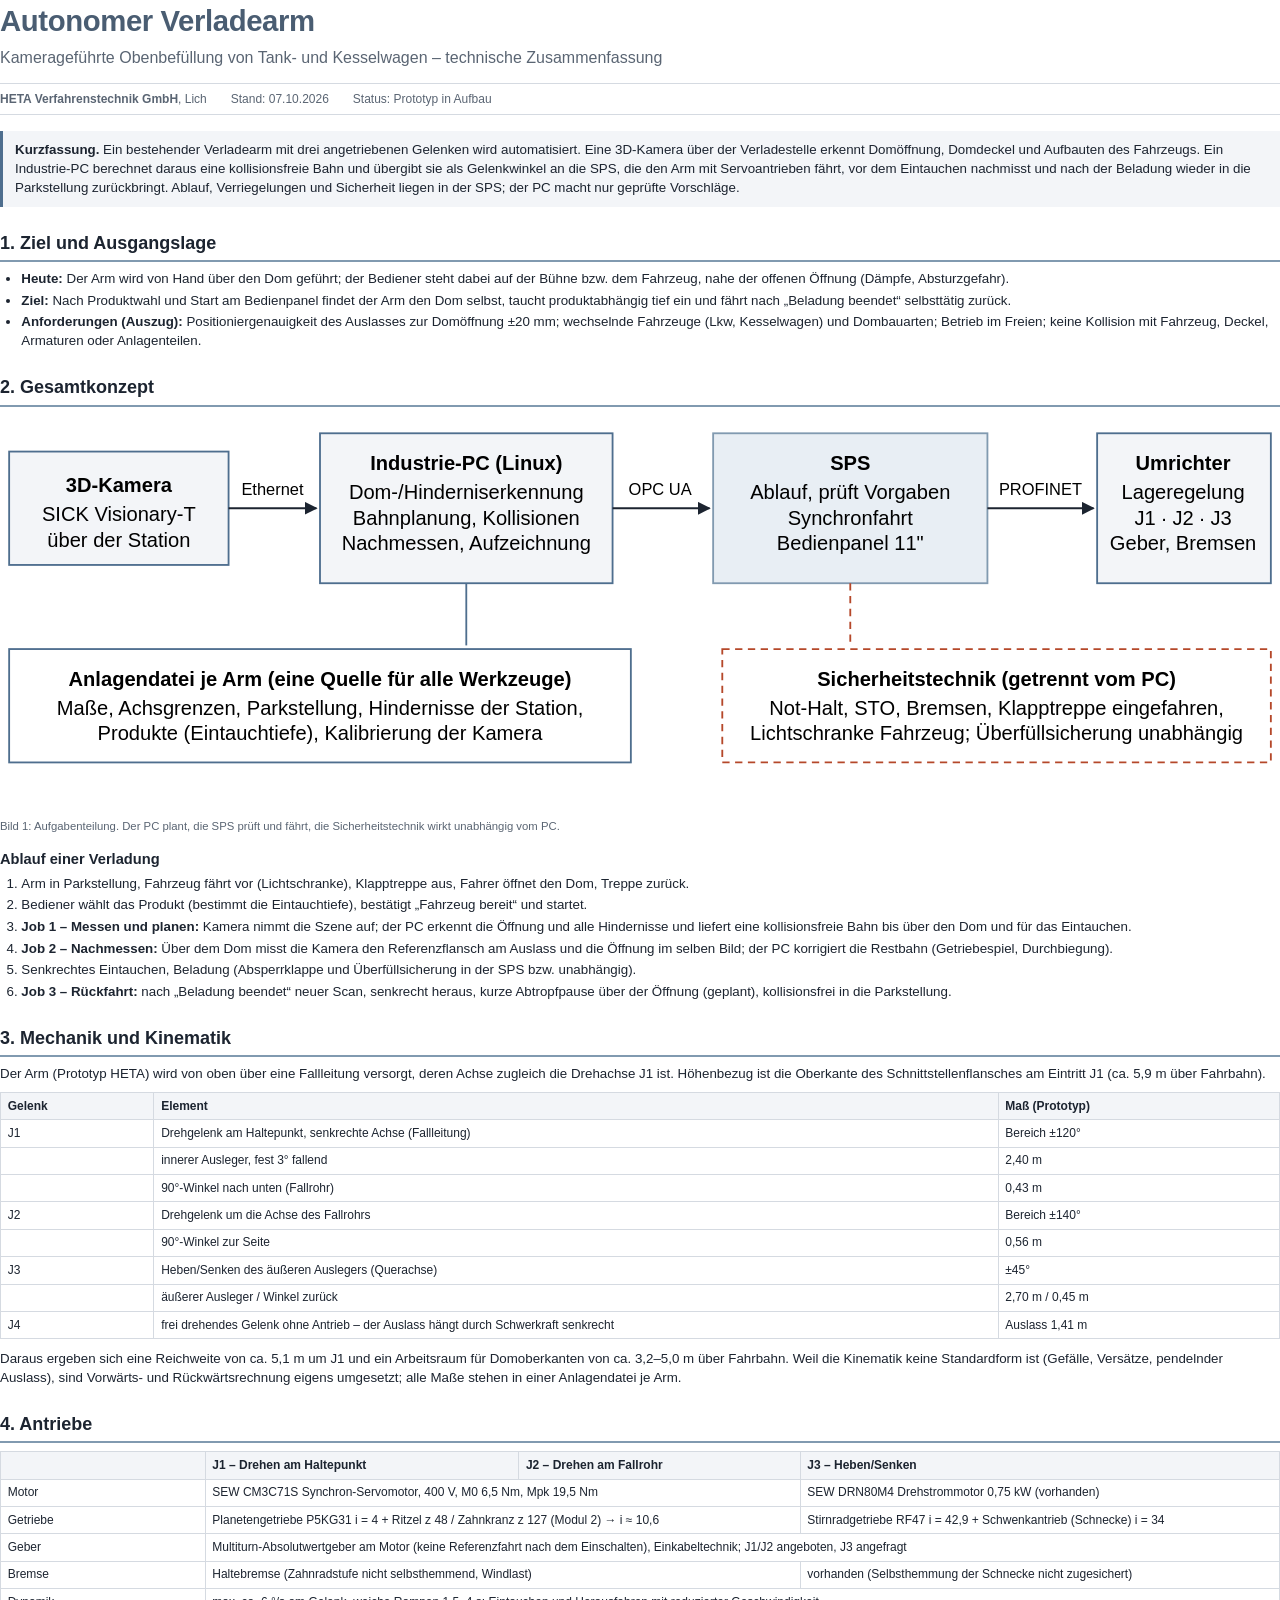
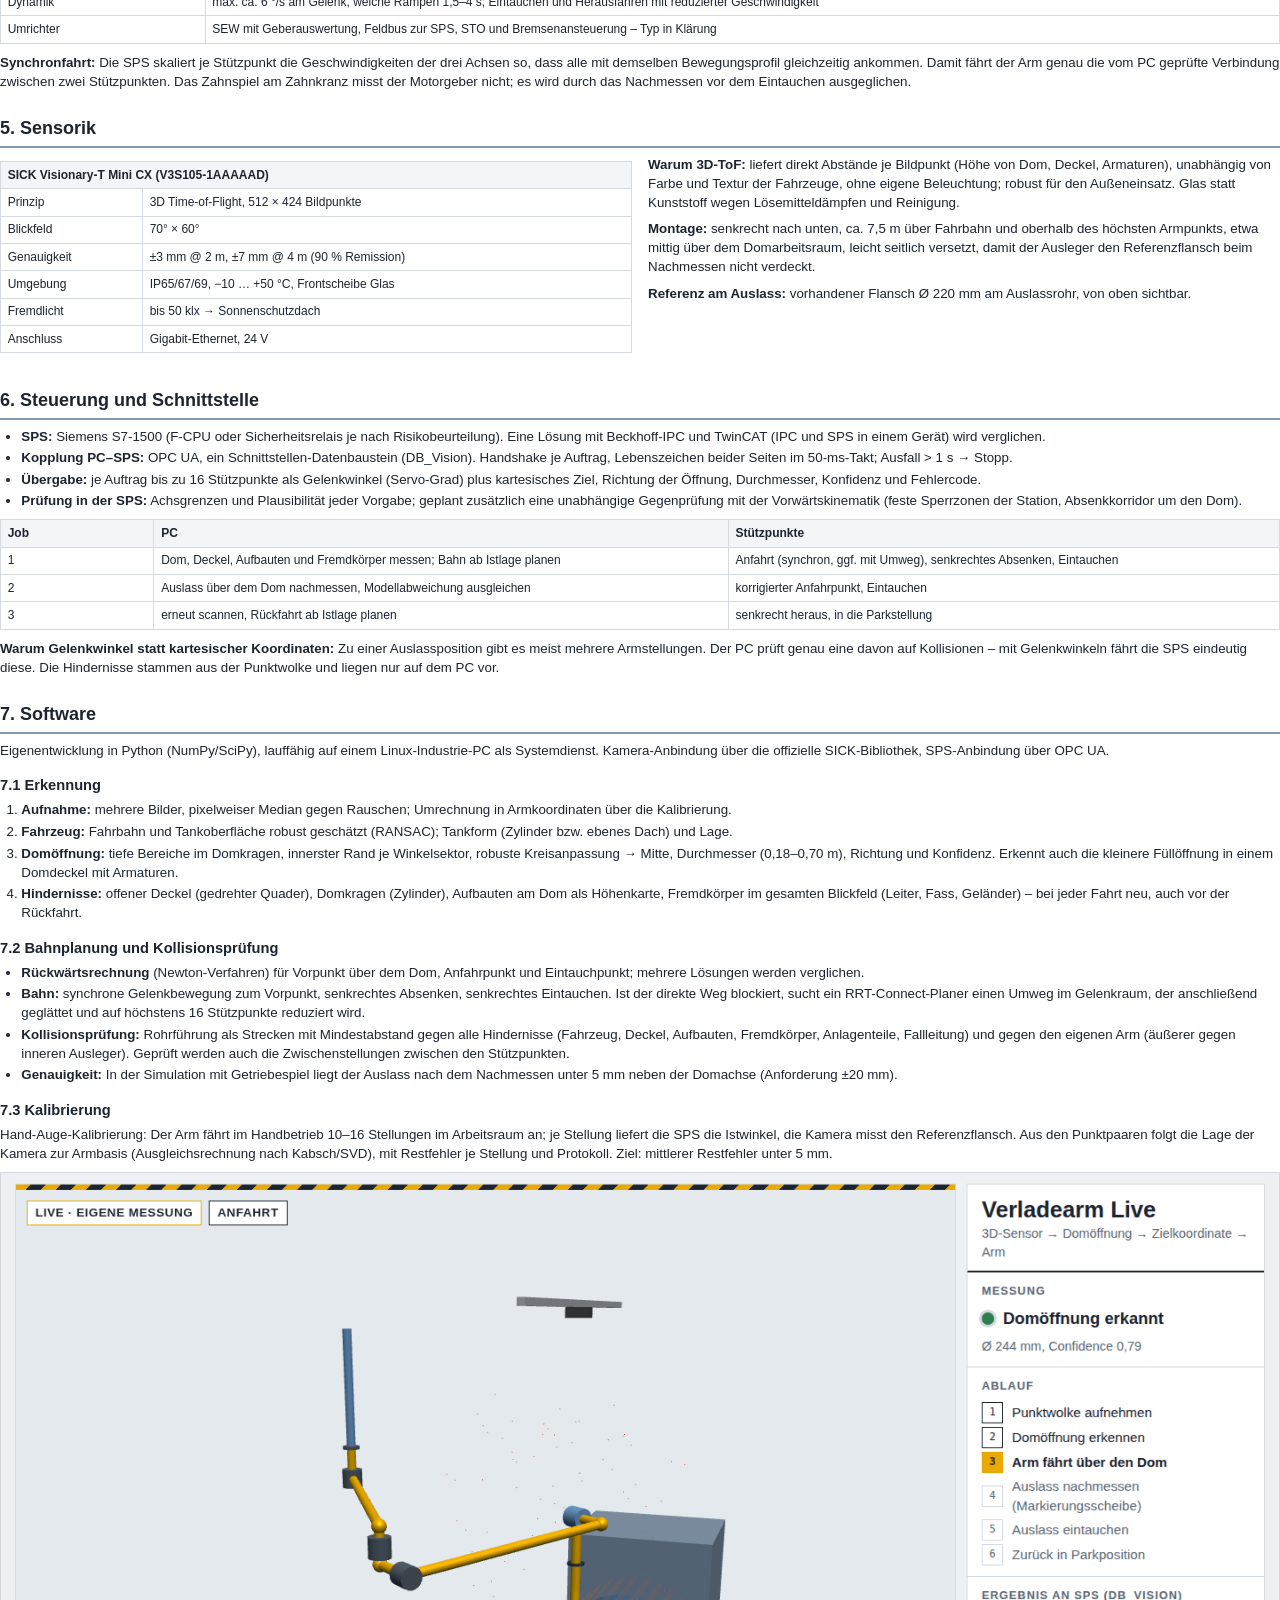
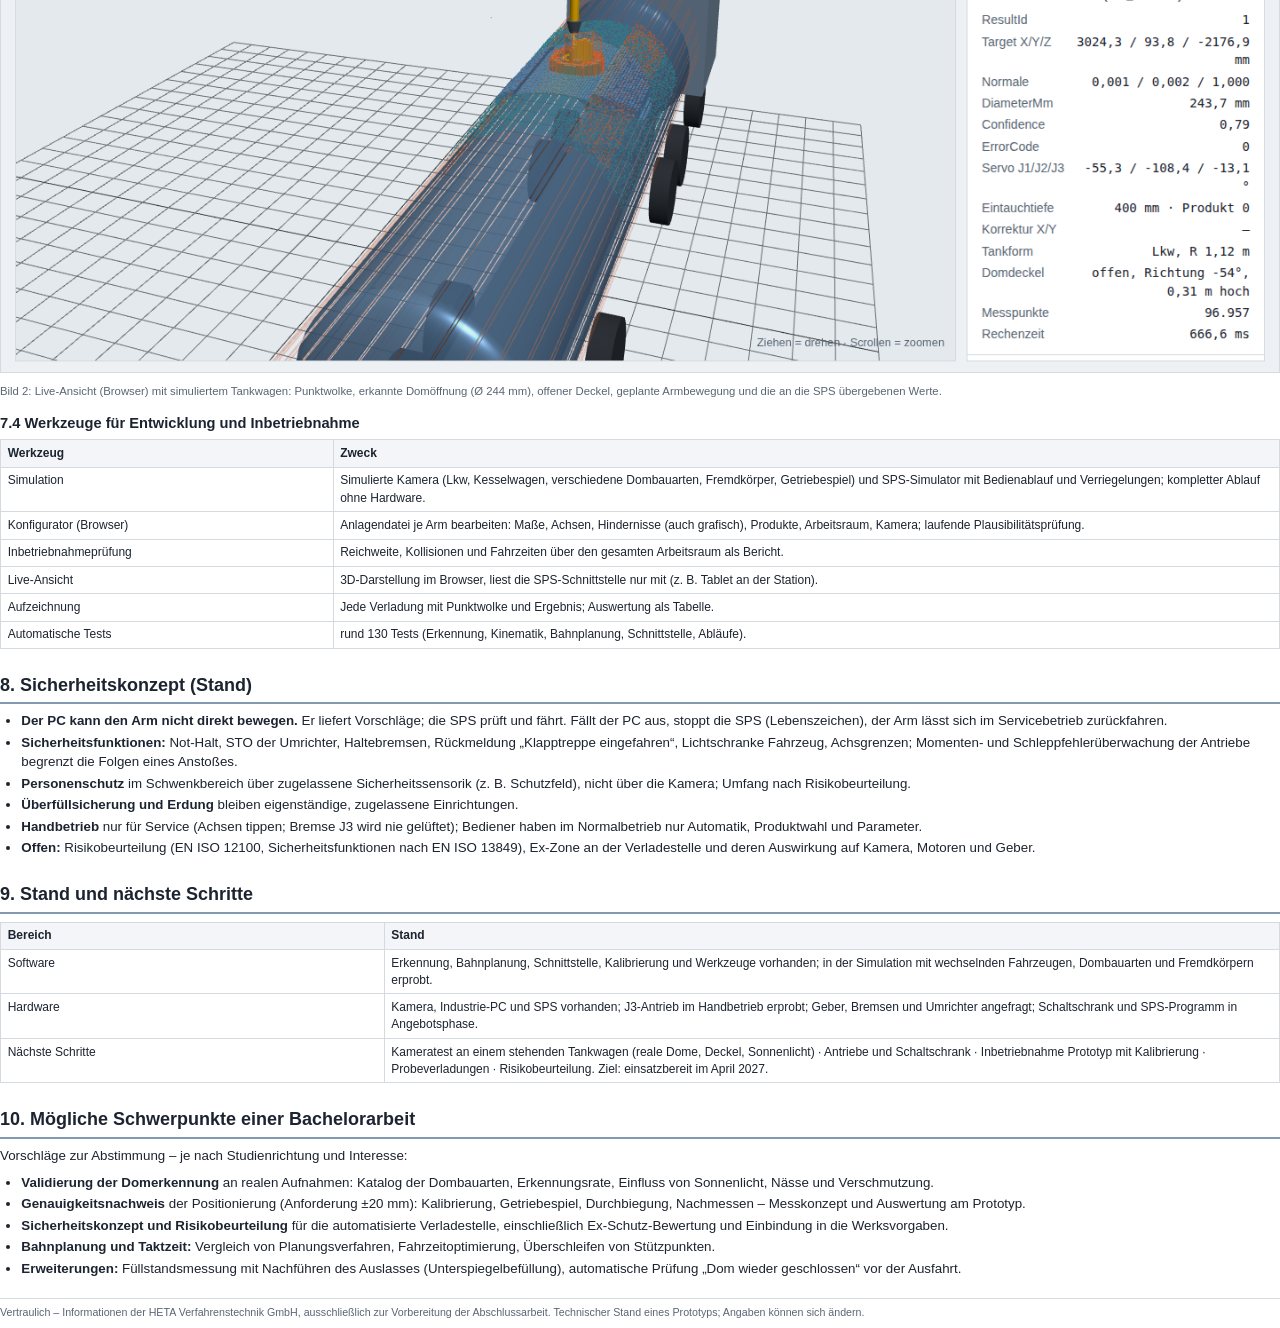
<file: docs/extern/technische_zusammenfassung.html>
<!doctype html>
<html lang="de">
<head>
<meta charset="utf-8">
<title>Autonomer Verladearm – Technische Zusammenfassung</title>
<style>
  @page { size: A4; }
  :root { --ink:#1C2430; --muted:#5A6573; --line:#D5DAE1; --signal:#819AB0; --steel:#4E6E8E; --soft:#F3F5F8; }
  * { box-sizing: border-box; }
  body { font-family: "Liberation Sans", "DejaVu Sans", Arial, sans-serif; color: var(--ink); font-size: 10pt; line-height: 1.42; margin: 0; }
  h1 { font-size: 22pt; color:#4A5D72; margin: 0 0 4pt; letter-spacing: -0.3pt; }
  h2 { font-size: 13.5pt; margin: 18pt 0 6pt; padding-bottom: 3pt; border-bottom: 2px solid var(--signal); break-after: avoid; }
  h3 { font-size: 11pt; margin: 11pt 0 4pt; break-after: avoid; }
  p { margin: 0 0 6pt; }
  ul, ol { margin: 0 0 6pt; padding-left: 16pt; }
  li { margin-bottom: 2pt; }
  table { width: 100%; border-collapse: collapse; margin: 4pt 0 8pt; font-size: 9pt; break-inside: avoid; }
  th, td { border: 1px solid var(--line); padding: 3.5pt 5pt; text-align: left; vertical-align: top; }
  th { background: var(--soft); font-weight: 700; }
  .stripe { height: 7px; background: repeating-linear-gradient(135deg, var(--ink) 0 10px, var(--signal) 10px 20px); margin-bottom: 14pt; }
  .sub { font-size: 12pt; color: var(--muted); margin-bottom: 10pt; }
  .meta { font-size: 9pt; color: var(--muted); border-top: 1px solid var(--line); border-bottom: 1px solid var(--line); padding: 5pt 0; margin: 10pt 0 12pt; display: flex; gap: 18pt; flex-wrap: wrap; }
  .box { background: var(--soft); border-left: 3px solid var(--steel); padding: 7pt 9pt; margin: 6pt 0 9pt; break-inside: avoid; }
  .note { font-size: 8.5pt; color: var(--muted); }
  figure { margin: 6pt 0 10pt; break-inside: avoid; }
  figure img { width: 100%; border: 1px solid var(--line); }
  figcaption { font-size: 8.5pt; color: var(--muted); margin-top: 3pt; }
  .page-break { break-before: page; }
  .tag { display: inline-block; font-size: 7.5pt; padding: 0 4pt; border: 1px solid var(--steel); color: var(--steel); border-radius: 2px; }
  .conf { font-size: 8pt; color: var(--muted); margin-top: 14pt; border-top: 1px solid var(--line); padding-top: 5pt; }
  svg text { font-family: "Liberation Sans", Arial, sans-serif; }
  .two { display: grid; grid-template-columns: 1fr 1fr; gap: 12pt; }
</style>
</head>
<body>

<h1>Autonomer Verladearm</h1>
<div class="sub">Kamerageführte Obenbefüllung von Tank- und Kesselwagen – technische Zusammenfassung</div>
<div class="meta">
  <span><b>HETA Verfahrenstechnik GmbH</b>, Lich</span>
  <span>Stand: 07.10.2026</span>
  <span>Status: Prototyp in Aufbau</span>
</div>

<div class="box">
<b>Kurzfassung.</b> Ein bestehender Verladearm mit drei angetriebenen Gelenken wird automatisiert.
Eine 3D-Kamera über der Verladestelle erkennt Domöffnung, Domdeckel und Aufbauten des Fahrzeugs.
Ein Industrie-PC berechnet daraus eine kollisionsfreie Bahn und übergibt sie als Gelenkwinkel an
die SPS, die den Arm mit Servoantrieben fährt, vor dem Eintauchen nachmisst und nach der Beladung
wieder in die Parkstellung zurückbringt. Ablauf, Verriegelungen und Sicherheit liegen in der SPS;
der PC macht nur geprüfte Vorschläge.
</div>

<h2>1. Ziel und Ausgangslage</h2>
<ul>
  <li><b>Heute:</b> Der Arm wird von Hand über den Dom geführt; der Bediener steht dabei auf der
      Bühne bzw. dem Fahrzeug, nahe der offenen Öffnung (Dämpfe, Absturzgefahr).</li>
  <li><b>Ziel:</b> Nach Produktwahl und Start am Bedienpanel findet der Arm den Dom selbst, taucht
      produktabhängig tief ein und fährt nach „Beladung beendet“ selbsttätig zurück.</li>
  <li><b>Anforderungen (Auszug):</b> Positioniergenauigkeit des Auslasses zur Domöffnung ±20 mm;
      wechselnde Fahrzeuge (Lkw, Kesselwagen) und Dombauarten; Betrieb im Freien; keine Kollision
      mit Fahrzeug, Deckel, Armaturen oder Anlagenteilen.</li>
</ul>

<h2>2. Gesamtkonzept</h2>
<figure>
<svg viewBox="0 0 700 215" width="100%" role="img" aria-label="Systemübersicht">
  <defs><marker id="a" viewBox="0 0 10 10" refX="9" refY="5" markerWidth="7" markerHeight="7" orient="auto"><path d="M0,0 L10,5 L0,10 z" fill="#1C2430"/></marker></defs>
  <g font-size="11">
    <rect x="5" y="20" width="120" height="62" fill="#F3F5F8" stroke="#4E6E8E"/>
    <text x="65" y="42" text-anchor="middle" font-weight="700">3D-Kamera</text>
    <text x="65" y="58" text-anchor="middle">SICK Visionary-T</text>
    <text x="65" y="72" text-anchor="middle">über der Station</text>

    <rect x="175" y="10" width="160" height="82" fill="#F3F5F8" stroke="#4E6E8E"/>
    <text x="255" y="30" text-anchor="middle" font-weight="700">Industrie-PC (Linux)</text>
    <text x="255" y="46" text-anchor="middle">Dom-/Hinderniserkennung</text>
    <text x="255" y="60" text-anchor="middle">Bahnplanung, Kollisionen</text>
    <text x="255" y="74" text-anchor="middle">Nachmessen, Aufzeichnung</text>

    <rect x="390" y="10" width="150" height="82" fill="#E8EEF4" stroke="#819AB0"/>
    <text x="465" y="30" text-anchor="middle" font-weight="700">SPS</text>
    <text x="465" y="46" text-anchor="middle">Ablauf, prüft Vorgaben</text>
    <text x="465" y="60" text-anchor="middle">Synchronfahrt</text>
    <text x="465" y="74" text-anchor="middle">Bedienpanel 11"</text>

    <rect x="600" y="10" width="95" height="82" fill="#F3F5F8" stroke="#4E6E8E"/>
    <text x="647" y="30" text-anchor="middle" font-weight="700">Umrichter</text>
    <text x="647" y="46" text-anchor="middle">Lageregelung</text>
    <text x="647" y="60" text-anchor="middle">J1 · J2 · J3</text>
    <text x="647" y="74" text-anchor="middle">Geber, Bremsen</text>

    <line x1="125" y1="51" x2="173" y2="51" stroke="#1C2430" marker-end="url(#a)"/>
    <text x="149" y="44" text-anchor="middle" font-size="9">Ethernet</text>
    <line x1="335" y1="51" x2="388" y2="51" stroke="#1C2430" marker-end="url(#a)"/>
    <text x="361" y="44" text-anchor="middle" font-size="9">OPC UA</text>
    <line x1="540" y1="51" x2="598" y2="51" stroke="#1C2430" marker-end="url(#a)"/>
    <text x="569" y="44" text-anchor="middle" font-size="9">PROFINET</text>

    <rect x="395" y="128" width="300" height="62" fill="#fff" stroke="#B5482A" stroke-dasharray="4 3"/>
    <text x="545" y="148" text-anchor="middle" font-weight="700">Sicherheitstechnik (getrennt vom PC)</text>
    <text x="545" y="164" text-anchor="middle">Not-Halt, STO, Bremsen, Klapptreppe eingefahren,</text>
    <text x="545" y="178" text-anchor="middle">Lichtschranke Fahrzeug; Überfüllsicherung unabhängig</text>
    <line x1="465" y1="92" x2="465" y2="126" stroke="#B5482A" stroke-dasharray="4 3"/>

    <rect x="5" y="128" width="340" height="62" fill="#fff" stroke="#4E6E8E"/>
    <text x="175" y="148" text-anchor="middle" font-weight="700">Anlagendatei je Arm (eine Quelle für alle Werkzeuge)</text>
    <text x="175" y="164" text-anchor="middle">Maße, Achsgrenzen, Parkstellung, Hindernisse der Station,</text>
    <text x="175" y="178" text-anchor="middle">Produkte (Eintauchtiefe), Kalibrierung der Kamera</text>
    <line x1="255" y1="92" x2="255" y2="126" stroke="#4E6E8E"/>
  </g>
</svg>
<figcaption>Bild 1: Aufgabenteilung. Der PC plant, die SPS prüft und fährt, die Sicherheitstechnik wirkt unabhängig vom PC.</figcaption>
</figure>

<h3>Ablauf einer Verladung</h3>
<ol>
  <li>Arm in Parkstellung, Fahrzeug fährt vor (Lichtschranke), Klapptreppe aus, Fahrer öffnet den Dom, Treppe zurück.</li>
  <li>Bediener wählt das Produkt (bestimmt die Eintauchtiefe), bestätigt „Fahrzeug bereit“ und startet.</li>
  <li><b>Job 1 – Messen und planen:</b> Kamera nimmt die Szene auf; der PC erkennt die Öffnung und alle
      Hindernisse und liefert eine kollisionsfreie Bahn bis über den Dom und für das Eintauchen.</li>
  <li><b>Job 2 – Nachmessen:</b> Über dem Dom misst die Kamera den Referenzflansch am Auslass und die
      Öffnung im selben Bild; der PC korrigiert die Restbahn (Getriebespiel, Durchbiegung).</li>
  <li>Senkrechtes Eintauchen, Beladung (Absperrklappe und Überfüllsicherung in der SPS bzw. unabhängig).</li>
  <li><b>Job 3 – Rückfahrt:</b> nach „Beladung beendet“ neuer Scan, senkrecht heraus, kurze Abtropfpause
      über der Öffnung (geplant), kollisionsfrei in die Parkstellung.</li>
</ol>

<h2>3. Mechanik und Kinematik</h2>
<p>Der Arm (Prototyp HETA) wird von oben über eine Fallleitung versorgt, deren Achse zugleich die
Drehachse J1 ist. Höhenbezug ist die Oberkante des Schnittstellenflansches am Eintritt J1
(ca. 5,9 m über Fahrbahn).</p>
<table>
  <tr><th style="width:12%">Gelenk</th><th>Element</th><th style="width:22%">Maß (Prototyp)</th></tr>
  <tr><td>J1</td><td>Drehgelenk am Haltepunkt, senkrechte Achse (Fallleitung)</td><td>Bereich ±120°</td></tr>
  <tr><td></td><td>innerer Ausleger, fest 3° fallend</td><td>2,40 m</td></tr>
  <tr><td></td><td>90°-Winkel nach unten (Fallrohr)</td><td>0,43 m</td></tr>
  <tr><td>J2</td><td>Drehgelenk um die Achse des Fallrohrs</td><td>Bereich ±140°</td></tr>
  <tr><td></td><td>90°-Winkel zur Seite</td><td>0,56 m</td></tr>
  <tr><td>J3</td><td>Heben/Senken des äußeren Auslegers (Querachse)</td><td>±45°</td></tr>
  <tr><td></td><td>äußerer Ausleger / Winkel zurück</td><td>2,70 m / 0,45 m</td></tr>
  <tr><td>J4</td><td>frei drehendes Gelenk ohne Antrieb – der Auslass hängt durch Schwerkraft senkrecht</td><td>Auslass 1,41 m</td></tr>
</table>
<p>Daraus ergeben sich eine Reichweite von ca. 5,1 m um J1 und ein Arbeitsraum für Domoberkanten
von ca. 3,2–5,0 m über Fahrbahn. Weil die Kinematik keine Standardform ist (Gefälle, Versätze,
pendelnder Auslass), sind Vorwärts- und Rückwärtsrechnung eigens umgesetzt; alle Maße stehen in
einer Anlagendatei je Arm.</p>

<h2>4. Antriebe</h2>
<table>
  <tr><th style="width:16%"></th><th>J1 – Drehen am Haltepunkt</th><th>J2 – Drehen am Fallrohr</th><th>J3 – Heben/Senken</th></tr>
  <tr><td>Motor</td><td colspan="2">SEW CM3C71S Synchron-Servomotor, 400 V, M0 6,5 Nm, Mpk 19,5 Nm</td><td>SEW DRN80M4 Drehstrommotor 0,75 kW (vorhanden)</td></tr>
  <tr><td>Getriebe</td><td colspan="2">Planetengetriebe P5KG31 i = 4 + Ritzel z 48 / Zahnkranz z 127 (Modul 2) → i ≈ 10,6</td><td>Stirnradgetriebe RF47 i = 42,9 + Schwenkantrieb (Schnecke) i = 34</td></tr>
  <tr><td>Geber</td><td colspan="3">Multiturn-Absolutwertgeber am Motor (keine Referenzfahrt nach dem Einschalten), Einkabeltechnik; J1/J2 angeboten, J3 angefragt</td></tr>
  <tr><td>Bremse</td><td colspan="2">Haltebremse (Zahnradstufe nicht selbsthemmend, Windlast)</td><td>vorhanden (Selbsthemmung der Schnecke nicht zugesichert)</td></tr>
  <tr><td>Dynamik</td><td colspan="3">max. ca. 6 °/s am Gelenk, weiche Rampen 1,5–4 s; Eintauchen und Herausfahren mit reduzierter Geschwindigkeit</td></tr>
  <tr><td>Umrichter</td><td colspan="3">SEW mit Geberauswertung, Feldbus zur SPS, STO und Bremsenansteuerung – Typ in Klärung</td></tr>
</table>
<p><b>Synchronfahrt:</b> Die SPS skaliert je Stützpunkt die Geschwindigkeiten der drei Achsen so,
dass alle mit demselben Bewegungsprofil gleichzeitig ankommen. Damit fährt der Arm genau die vom
PC geprüfte Verbindung zwischen zwei Stützpunkten. Das Zahnspiel am Zahnkranz misst der Motorgeber
nicht; es wird durch das Nachmessen vor dem Eintauchen ausgeglichen.</p>

<h2>5. Sensorik</h2>
<div class="two">
<div>
<table>
  <tr><th colspan="2">SICK Visionary-T Mini CX (V3S105-1AAAAAD)</th></tr>
  <tr><td>Prinzip</td><td>3D Time-of-Flight, 512 × 424 Bildpunkte</td></tr>
  <tr><td>Blickfeld</td><td>70° × 60°</td></tr>
  <tr><td>Genauigkeit</td><td>±3 mm @ 2 m, ±7 mm @ 4 m (90 % Remission)</td></tr>
  <tr><td>Umgebung</td><td>IP65/67/69, −10 … +50 °C, Frontscheibe Glas</td></tr>
  <tr><td>Fremdlicht</td><td>bis 50 klx → Sonnenschutzdach</td></tr>
  <tr><td>Anschluss</td><td>Gigabit-Ethernet, 24 V</td></tr>
</table>
</div>
<div>
<p><b>Warum 3D-ToF:</b> liefert direkt Abstände je Bildpunkt (Höhe von Dom, Deckel, Armaturen),
unabhängig von Farbe und Textur der Fahrzeuge, ohne eigene Beleuchtung; robust für den
Außeneinsatz. Glas statt Kunststoff wegen Lösemitteldämpfen und Reinigung.</p>
<p><b>Montage:</b> senkrecht nach unten, ca. 7,5 m über Fahrbahn und oberhalb des höchsten
Armpunkts, etwa mittig über dem Domarbeitsraum, leicht seitlich versetzt, damit der Ausleger den
Referenzflansch beim Nachmessen nicht verdeckt.</p>
<p><b>Referenz am Auslass:</b> vorhandener Flansch Ø 220 mm am Auslassrohr, von oben sichtbar.</p>
</div>
</div>

<h2>6. Steuerung und Schnittstelle</h2>
<ul>
  <li><b>SPS:</b> Siemens S7-1500 (F-CPU oder Sicherheitsrelais je nach Risikobeurteilung). Eine
      Lösung mit Beckhoff-IPC und TwinCAT (IPC und SPS in einem Gerät) wird verglichen.</li>
  <li><b>Kopplung PC–SPS:</b> OPC UA, ein Schnittstellen-Datenbaustein (DB_Vision). Handshake je
      Auftrag, Lebenszeichen beider Seiten im 50-ms-Takt; Ausfall &gt; 1 s → Stopp.</li>
  <li><b>Übergabe:</b> je Auftrag bis zu 16 Stützpunkte als Gelenkwinkel (Servo-Grad) plus
      kartesisches Ziel, Richtung der Öffnung, Durchmesser, Konfidenz und Fehlercode.</li>
  <li><b>Prüfung in der SPS:</b> Achsgrenzen und Plausibilität jeder Vorgabe; geplant zusätzlich
      eine unabhängige Gegenprüfung mit der Vorwärtskinematik (feste Sperrzonen der Station,
      Absenkkorridor um den Dom).</li>
</ul>
<table>
  <tr><th style="width:12%">Job</th><th>PC</th><th>Stützpunkte</th></tr>
  <tr><td>1</td><td>Dom, Deckel, Aufbauten und Fremdkörper messen; Bahn ab Istlage planen</td><td>Anfahrt (synchron, ggf. mit Umweg), senkrechtes Absenken, Eintauchen</td></tr>
  <tr><td>2</td><td>Auslass über dem Dom nachmessen, Modellabweichung ausgleichen</td><td>korrigierter Anfahrpunkt, Eintauchen</td></tr>
  <tr><td>3</td><td>erneut scannen, Rückfahrt ab Istlage planen</td><td>senkrecht heraus, in die Parkstellung</td></tr>
</table>
<p><b>Warum Gelenkwinkel statt kartesischer Koordinaten:</b> Zu einer Auslassposition gibt es meist
mehrere Armstellungen. Der PC prüft genau eine davon auf Kollisionen – mit Gelenkwinkeln fährt die
SPS eindeutig diese. Die Hindernisse stammen aus der Punktwolke und liegen nur auf dem PC vor.</p>

<h2>7. Software</h2>
<p>Eigenentwicklung in Python (NumPy/SciPy), lauffähig auf einem Linux-Industrie-PC als Systemdienst.
Kamera-Anbindung über die offizielle SICK-Bibliothek, SPS-Anbindung über OPC UA.</p>

<h3>7.1 Erkennung</h3>
<ol>
  <li><b>Aufnahme:</b> mehrere Bilder, pixelweiser Median gegen Rauschen; Umrechnung in Armkoordinaten
      über die Kalibrierung.</li>
  <li><b>Fahrzeug:</b> Fahrbahn und Tankoberfläche robust geschätzt (RANSAC); Tankform (Zylinder
      bzw. ebenes Dach) und Lage.</li>
  <li><b>Domöffnung:</b> tiefe Bereiche im Domkragen, innerster Rand je Winkelsektor, robuste
      Kreisanpassung → Mitte, Durchmesser (0,18–0,70 m), Richtung und Konfidenz. Erkennt auch die
      kleinere Füllöffnung in einem Domdeckel mit Armaturen.</li>
  <li><b>Hindernisse:</b> offener Deckel (gedrehter Quader), Domkragen (Zylinder), Aufbauten am Dom
      als Höhenkarte, Fremdkörper im gesamten Blickfeld (Leiter, Fass, Geländer) – bei jeder Fahrt
      neu, auch vor der Rückfahrt.</li>
</ol>

<h3>7.2 Bahnplanung und Kollisionsprüfung</h3>
<ul>
  <li><b>Rückwärtsrechnung</b> (Newton-Verfahren) für Vorpunkt über dem Dom, Anfahrpunkt und Eintauchpunkt;
      mehrere Lösungen werden verglichen.</li>
  <li><b>Bahn:</b> synchrone Gelenkbewegung zum Vorpunkt, senkrechtes Absenken, senkrechtes Eintauchen.
      Ist der direkte Weg blockiert, sucht ein RRT-Connect-Planer einen Umweg im Gelenkraum, der
      anschließend geglättet und auf höchstens 16 Stützpunkte reduziert wird.</li>
  <li><b>Kollisionsprüfung:</b> Rohrführung als Strecken mit Mindestabstand gegen alle Hindernisse
      (Fahrzeug, Deckel, Aufbauten, Fremdkörper, Anlagenteile, Fallleitung) und gegen den eigenen
      Arm (äußerer gegen inneren Ausleger). Geprüft werden auch die Zwischenstellungen zwischen den
      Stützpunkten.</li>
  <li><b>Genauigkeit:</b> In der Simulation mit Getriebespiel liegt der Auslass nach dem Nachmessen
      unter 5 mm neben der Domachse (Anforderung ±20 mm).</li>
</ul>

<h3>7.3 Kalibrierung</h3>
<p>Hand-Auge-Kalibrierung: Der Arm fährt im Handbetrieb 10–16 Stellungen im Arbeitsraum an; je
Stellung liefert die SPS die Istwinkel, die Kamera misst den Referenzflansch. Aus den Punktpaaren
folgt die Lage der Kamera zur Armbasis (Ausgleichsrechnung nach Kabsch/SVD), mit Restfehler je
Stellung und Protokoll. Ziel: mittlerer Restfehler unter 5 mm.</p>

<figure>
  <img src="live_ansicht.png" alt="Live-Ansicht in der Simulation">
  <figcaption>Bild 2: Live-Ansicht (Browser) mit simuliertem Tankwagen: Punktwolke, erkannte Domöffnung
  (Ø 244 mm), offener Deckel, geplante Armbewegung und die an die SPS übergebenen Werte.</figcaption>
</figure>

<h3>7.4 Werkzeuge für Entwicklung und Inbetriebnahme</h3>
<table>
  <tr><th style="width:26%">Werkzeug</th><th>Zweck</th></tr>
  <tr><td>Simulation</td><td>Simulierte Kamera (Lkw, Kesselwagen, verschiedene Dombauarten, Fremdkörper, Getriebespiel) und SPS-Simulator mit Bedienablauf und Verriegelungen; kompletter Ablauf ohne Hardware.</td></tr>
  <tr><td>Konfigurator (Browser)</td><td>Anlagendatei je Arm bearbeiten: Maße, Achsen, Hindernisse (auch grafisch), Produkte, Arbeitsraum, Kamera; laufende Plausibilitätsprüfung.</td></tr>
  <tr><td>Inbetriebnahmeprüfung</td><td>Reichweite, Kollisionen und Fahrzeiten über den gesamten Arbeitsraum als Bericht.</td></tr>
  <tr><td>Live-Ansicht</td><td>3D-Darstellung im Browser, liest die SPS-Schnittstelle nur mit (z. B. Tablet an der Station).</td></tr>
  <tr><td>Aufzeichnung</td><td>Jede Verladung mit Punktwolke und Ergebnis; Auswertung als Tabelle.</td></tr>
  <tr><td>Automatische Tests</td><td>rund 130 Tests (Erkennung, Kinematik, Bahnplanung, Schnittstelle, Abläufe).</td></tr>
</table>

<h2>8. Sicherheitskonzept (Stand)</h2>
<ul>
  <li><b>Der PC kann den Arm nicht direkt bewegen.</b> Er liefert Vorschläge; die SPS prüft und fährt.
      Fällt der PC aus, stoppt die SPS (Lebenszeichen), der Arm lässt sich im Servicebetrieb zurückfahren.</li>
  <li><b>Sicherheitsfunktionen:</b> Not-Halt, STO der Umrichter, Haltebremsen, Rückmeldung
      „Klapptreppe eingefahren“, Lichtschranke Fahrzeug, Achsgrenzen; Momenten- und
      Schleppfehlerüberwachung der Antriebe begrenzt die Folgen eines Anstoßes.</li>
  <li><b>Personenschutz</b> im Schwenkbereich über zugelassene Sicherheitssensorik (z. B. Schutzfeld),
      nicht über die Kamera; Umfang nach Risikobeurteilung.</li>
  <li><b>Überfüllsicherung und Erdung</b> bleiben eigenständige, zugelassene Einrichtungen.</li>
  <li><b>Handbetrieb</b> nur für Service (Achsen tippen; Bremse J3 wird nie gelüftet); Bediener
      haben im Normalbetrieb nur Automatik, Produktwahl und Parameter.</li>
  <li><b>Offen:</b> Risikobeurteilung (EN ISO 12100, Sicherheitsfunktionen nach EN ISO 13849),
      Ex-Zone an der Verladestelle und deren Auswirkung auf Kamera, Motoren und Geber.</li>
</ul>

<h2>9. Stand und nächste Schritte</h2>
<table>
  <tr><th style="width:30%">Bereich</th><th>Stand</th></tr>
  <tr><td>Software</td><td>Erkennung, Bahnplanung, Schnittstelle, Kalibrierung und Werkzeuge vorhanden; in der Simulation mit wechselnden Fahrzeugen, Dombauarten und Fremdkörpern erprobt.</td></tr>
  <tr><td>Hardware</td><td>Kamera, Industrie-PC und SPS vorhanden; J3-Antrieb im Handbetrieb erprobt; Geber, Bremsen und Umrichter angefragt; Schaltschrank und SPS-Programm in Angebotsphase.</td></tr>
  <tr><td>Nächste Schritte</td><td>Kameratest an einem stehenden Tankwagen (reale Dome, Deckel, Sonnenlicht) · Antriebe und Schaltschrank · Inbetriebnahme Prototyp mit Kalibrierung · Probeverladungen · Risikobeurteilung. Ziel: einsatzbereit im April 2027.</td></tr>
</table>

<div style="break-inside: avoid">
<h2>10. Mögliche Schwerpunkte einer Bachelorarbeit</h2>
<p>Vorschläge zur Abstimmung – je nach Studienrichtung und Interesse:</p>
<ul>
  <li><b>Validierung der Domerkennung</b> an realen Aufnahmen: Katalog der Dombauarten, Erkennungsrate,
      Einfluss von Sonnenlicht, Nässe und Verschmutzung.</li>
  <li><b>Genauigkeitsnachweis</b> der Positionierung (Anforderung ±20 mm): Kalibrierung,
      Getriebespiel, Durchbiegung, Nachmessen – Messkonzept und Auswertung am Prototyp.</li>
  <li><b>Sicherheitskonzept und Risikobeurteilung</b> für die automatisierte Verladestelle,
      einschließlich Ex-Schutz-Bewertung und Einbindung in die Werksvorgaben.</li>
  <li><b>Bahnplanung und Taktzeit:</b> Vergleich von Planungsverfahren, Fahrzeitoptimierung,
      Überschleifen von Stützpunkten.</li>
  <li><b>Erweiterungen:</b> Füllstandsmessung mit Nachführen des Auslasses (Unterspiegelbefüllung),
      automatische Prüfung „Dom wieder geschlossen“ vor der Ausfahrt.</li>
</ul>

</div>

<p class="conf">Vertraulich – Informationen der HETA Verfahrenstechnik GmbH, ausschließlich zur Vorbereitung der
Abschlussarbeit. Technischer Stand eines Prototyps; Angaben können sich ändern.</p>

</body>
</html>
</file>
